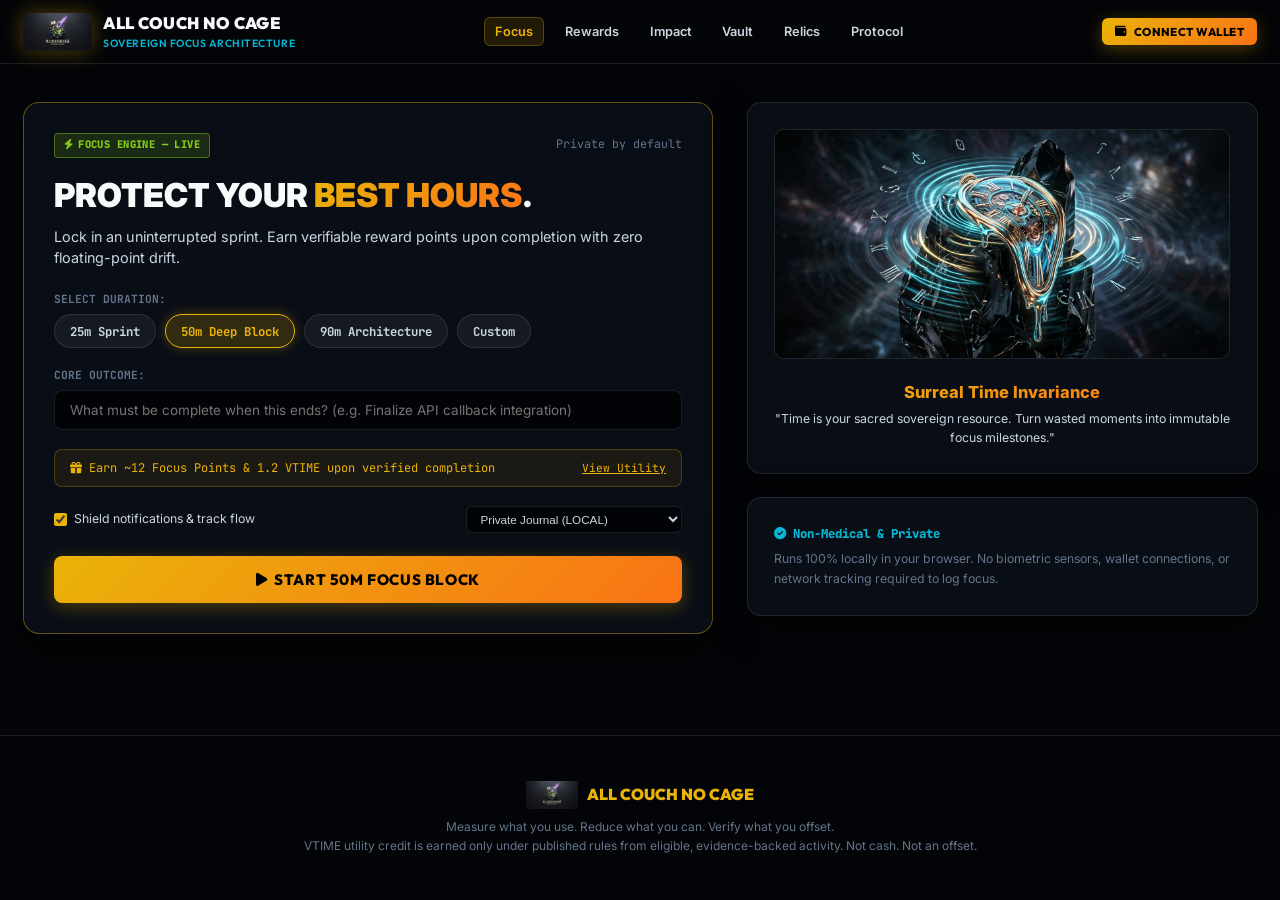
<file: index.html>
<!DOCTYPE html>
<html lang="en">
<head>
  <meta charset="UTF-8" />
  <meta name="viewport" content="width=device-width, initial-scale=1.0" />
  <title>Focus Engine — ALL COUCH NO CAGE</title>
  <meta name="description" content="Protect your best work hours with private focus sessions, adaptive guidance, and verifiable progress." />
  
  <!-- Google Fonts -->
  <link rel="preconnect" href="https://fonts.googleapis.com" />
  <link rel="preconnect" href="https://fonts.gstatic.com" crossorigin />
  <link href="https://fonts.googleapis.com/css2?family=Outfit:wght@600;700;800;900&family=Inter:wght@400;500;600;700&family=JetBrains+Mono:wght@400;500;700&display=swap" rel="stylesheet" />
  
  <!-- Font Awesome Icons -->
  <link rel="stylesheet" href="https://cdnjs.cloudflare.com/ajax/libs/font-awesome/6.4.0/css/all.min.css" />

  <!-- Liquid Glassmorphism Stylesheet -->
  <link rel="stylesheet" href="style.css" />
</head>
<body data-page="focus">

  <!-- Ambient Light Orbs -->
  <div class="liquid-orb orb-gold"></div>
  <div class="liquid-orb orb-cyan"></div>
  <div class="liquid-orb orb-purple"></div>

  <!-- Shared Header Navigation -->
  <header class="navbar">
    <div class="nav-container">
      <a href="index.html" class="brand">
        <img src="images/official_logo.png" alt="All Couch No Cage Logo" class="brand-logo-img" />
        <div class="brand-text">
          <span>ALL COUCH NO CAGE</span>
          <span class="brand-sub">Sovereign Focus Architecture</span>
        </div>
      </a>

      <ul class="nav-links">
        <li><a href="index.html" class="active">Focus</a></li>
        <li><a href="rewards.html">Rewards</a></li>
        <li><a href="impact.html">Impact</a></li>
        <li><a href="vault.html">Vault</a></li>
        <li><a href="relics.html">Relics</a></li>
        <li><a href="protocol.html">Protocol</a></li>
      </ul>

      <div class="nav-actions">
        <button class="btn btn-gold btn-sm" id="globalConnectWalletBtn">
          <i class="fa-solid fa-wallet"></i> Connect Wallet
        </button>
      </div>
    </div>
  </header>

  <!-- Main Focus Container -->
  <main class="page-container">
    <div class="focus-grid">
      
      <!-- Primary Focus Engine Card -->
      <div class="focus-card">
        <div style="display: flex; justify-content: space-between; align-items: center; margin-bottom: 1.25rem;">
          <div class="truth-badge badge-live"><i class="fa-solid fa-bolt"></i> Focus Engine — LIVE</div>
          <div style="font-family: var(--font-mono); font-size: 0.78rem; color: var(--text-dim);">Private by default</div>
        </div>

        <h1 style="font-size: 2.2rem; font-weight: 900; line-height: 1.15; margin-bottom: 0.75rem;">
          PROTECT YOUR <span class="gold-gradient">BEST HOURS</span>.
        </h1>

        <p style="color: var(--text-muted); font-size: 0.96rem; line-height: 1.5; margin-bottom: 1.5rem;">
          Lock in an uninterrupted sprint. Earn verifiable reward points upon completion with zero floating-point drift.
        </p>

        <!-- Session Duration Presets -->
        <div style="margin-bottom: 0.6rem;">
          <label style="font-family: var(--font-mono); font-size: 0.75rem; color: var(--text-dim); text-transform: uppercase; font-weight: 700; display: block; margin-bottom: 0.4rem;">
            Select Duration:
          </label>
          <div class="preset-chips-row" id="presetChipsRow">
            <button type="button" class="preset-chip" data-minutes="25">25m Sprint</button>
            <button type="button" class="preset-chip active" data-minutes="50">50m Deep Block</button>
            <button type="button" class="preset-chip" data-minutes="90">90m Architecture</button>
            <button type="button" class="preset-chip" data-minutes="custom">Custom</button>
            <input type="number" id="customDurationInput" class="custom-minutes-input" placeholder="Minutes" min="6" max="1440" value="50" />
          </div>
        </div>

        <!-- Session Intention -->
        <div>
          <label style="font-family: var(--font-mono); font-size: 0.75rem; color: var(--text-dim); text-transform: uppercase; font-weight: 700; display: block; margin-bottom: 0.4rem;">
            Core Outcome:
          </label>
          <input type="text" id="sessionIntention" class="intention-input" placeholder="What must be complete when this ends? (e.g. Finalize API callback integration)" />
        </div>

        <!-- Reward Estimate Pill -->
        <div class="reward-estimate-pill">
          <span><i class="fa-solid fa-gift"></i> <span id="rewardEstimateText">Earn ~12 Focus Points & 1.2 VTIME upon verified completion</span></span>
          <a href="rewards.html" style="color: var(--accent-gold); font-size: 0.75rem; text-decoration: underline;">View Utility</a>
        </div>

        <!-- Distraction & Privacy Settings -->
        <div style="display: flex; justify-content: space-between; align-items: center; font-size: 0.82rem; color: var(--text-muted); margin-bottom: 1.5rem; flex-wrap: wrap; gap: 0.75rem;">
          <label style="display: flex; align-items: center; gap: 0.5rem; cursor: pointer;">
            <input type="checkbox" id="distractionToggle" checked style="accent-color: var(--accent-gold);" />
            <span>Shield notifications & track flow</span>
          </label>

          <select id="focusPrivacyMode" style="background: rgba(0,0,0,0.7); border: 1px solid var(--border-glass); color: var(--text-muted); font-size: 0.78rem; padding: 0.35rem 0.65rem; border-radius: 6px; outline: none;">
            <option value="private" selected>Private Journal (LOCAL)</option>
            <option value="proof">Proof Receipt (TESTNET / Amoy)</option>
            <option value="zk">Selective ZK (TESTNET)</option>
          </select>
        </div>

        <!-- Active Timer Countdown Banner -->
        <div class="active-countdown-banner" id="heroActiveTimerBanner">
          <div>
            <div style="font-size: 0.72rem; color: var(--text-dim); font-family: var(--font-mono);">TIME REMAINING</div>
            <div class="countdown-digits" id="heroTimerCountdown">00:50:00</div>
          </div>
          <div>
            <span class="truth-badge badge-live">SPRINT RUNNING</span>
          </div>
        </div>

        <!-- Timer Control Action Triggers -->
        <div style="display: flex; gap: 0.75rem; flex-wrap: wrap;">
          <button class="btn btn-gold btn-lg" id="heroStartSessionBtn" style="flex: 1.5;">
            <i class="fa-solid fa-play"></i> Start 50m Focus Block
          </button>
          <button class="btn btn-glass" id="heroPauseSessionBtn" style="display: none; flex: 1;">
            <i class="fa-solid fa-pause"></i> Pause
          </button>
          <button class="btn btn-gold" id="heroResumeSessionBtn" style="display: none; flex: 1;">
            <i class="fa-solid fa-play"></i> Resume
          </button>
          <button class="btn btn-cyan" id="heroCompleteSessionBtn" style="display: none; flex: 1.2;">
            <i class="fa-solid fa-check"></i> Complete & Seal
          </button>
          <button class="btn btn-glass" id="heroResetSessionBtn" style="display: none; padding: 0.75rem 1rem;">
            <i class="fa-solid fa-rotate-left"></i>
          </button>
        </div>
      </div>

      <!-- Right Column: Visual Anchor & Honest Notice -->
      <div>
        <div class="glass-panel" style="margin-bottom: 1.5rem; text-align: center;">
          <img src="images/dali_clock.jpg" alt="Surreal Timepiece Relic" style="width: 100%; height: 230px; object-fit: cover; border-radius: 10px; margin-bottom: 1rem; border: 1px solid var(--border-glass);" />
          <h3 style="font-size: 1.1rem; font-weight: 800; margin-bottom: 0.35rem;" class="gold-gradient">Surreal Time Invariance</h3>
          <p style="font-size: 0.82rem; color: var(--text-muted); line-height: 1.5;">
            "Time is your sacred sovereign resource. Turn wasted moments into immutable focus milestones."
          </p>
        </div>

        <div class="glass-panel" style="font-size: 0.82rem; color: var(--text-dim); line-height: 1.6;">
          <div style="color: var(--accent-cyan); font-weight: 800; font-family: var(--font-mono); margin-bottom: 0.35rem;">
            <i class="fa-solid fa-circle-check"></i> Non-Medical & Private
          </div>
          Runs 100% locally in your browser. No biometric sensors, wallet connections, or network tracking required to log focus.
        </div>
      </div>

    </div>
  </main>

  <!-- Session Completed Modal -->
  <div class="modal-overlay" id="sessionCompletedModal">
    <div class="lightbox-card" style="max-width: 560px;">
      <div style="text-align: center; margin-bottom: 1.25rem;">
        <div style="display: inline-flex; align-items: center; justify-content: center; width: 56px; height: 56px; border-radius: 50%; background: rgba(132, 204, 22, 0.15); border: 2px solid var(--accent-lime); margin-bottom: 0.75rem; color: var(--accent-lime); font-size: 1.6rem;">
          <i class="fa-solid fa-check"></i>
        </div>
        <h2 style="font-size: 1.45rem; font-weight: 900;" class="gold-gradient">Session Completed!</h2>
        <p style="color: var(--text-muted); font-size: 0.88rem; margin-top: 0.25rem;">Your focus block was completed and added to your local ledger.</p>
      </div>

      <div style="background: rgba(0,0,0,0.6); padding: 1.25rem; border-radius: 10px; border: 1px solid var(--border-glass); font-family: var(--font-mono); font-size: 0.85rem; margin-bottom: 1.25rem;">
        <div style="display: flex; justify-content: space-between; margin-bottom: 0.4rem;">
          <span style="color: var(--text-dim);">Points Earned:</span>
          <span id="completedPointsEarned" style="color: var(--accent-gold); font-weight: 800;">+12 Points</span>
        </div>
        <div style="display: flex; justify-content: space-between; margin-bottom: 0.4rem;">
          <span style="color: var(--text-dim);">VTIME Credits:</span>
          <span id="completedVTimeEarned" style="color: var(--accent-cyan); font-weight: 800;">+1.2 VTIME (Pending)</span>
        </div>
        <div style="display: flex; justify-content: space-between; margin-bottom: 0.4rem;">
          <span style="color: var(--text-dim);">Duration:</span>
          <span id="completedDurationText" style="color: var(--text-main);">50m</span>
        </div>
        <div style="display: flex; justify-content: space-between;">
          <span style="color: var(--text-dim);">Receipt ID:</span>
          <span id="completedReceiptIdText" style="color: var(--accent-lime);">RCPT-8ACE92E4</span>
        </div>
      </div>

      <div style="display: flex; gap: 0.75rem; flex-wrap: wrap;">
        <button class="btn btn-gold" id="downloadCompletedReceiptBtn" style="flex: 1;">
          <i class="fa-solid fa-download"></i> Download JSON Receipt
        </button>
        <a href="rewards.html" class="btn btn-cyan" style="flex: 1;">
          <i class="fa-solid fa-gift"></i> View Rewards
        </a>
      </div>
    </div>
  </div>

  <!-- Shared Footer -->
  <footer class="footer">
    <div class="footer-brand">
      <img src="images/official_logo.png" alt="Logo" style="height: 28px;" />
      <span>ALL COUCH NO CAGE</span>
    </div>
    <p class="footer-copy">
      Measure what you use. Reduce what you can. Verify what you offset.<br />
      VTIME utility credit is earned only under published rules from eligible, evidence-backed activity. Not cash. Not an offset.
    </p>
  </footer>

  <script src="self_healing_client.js"></script>
  <script src="app.js"></script>
</body>
</html>
</file>
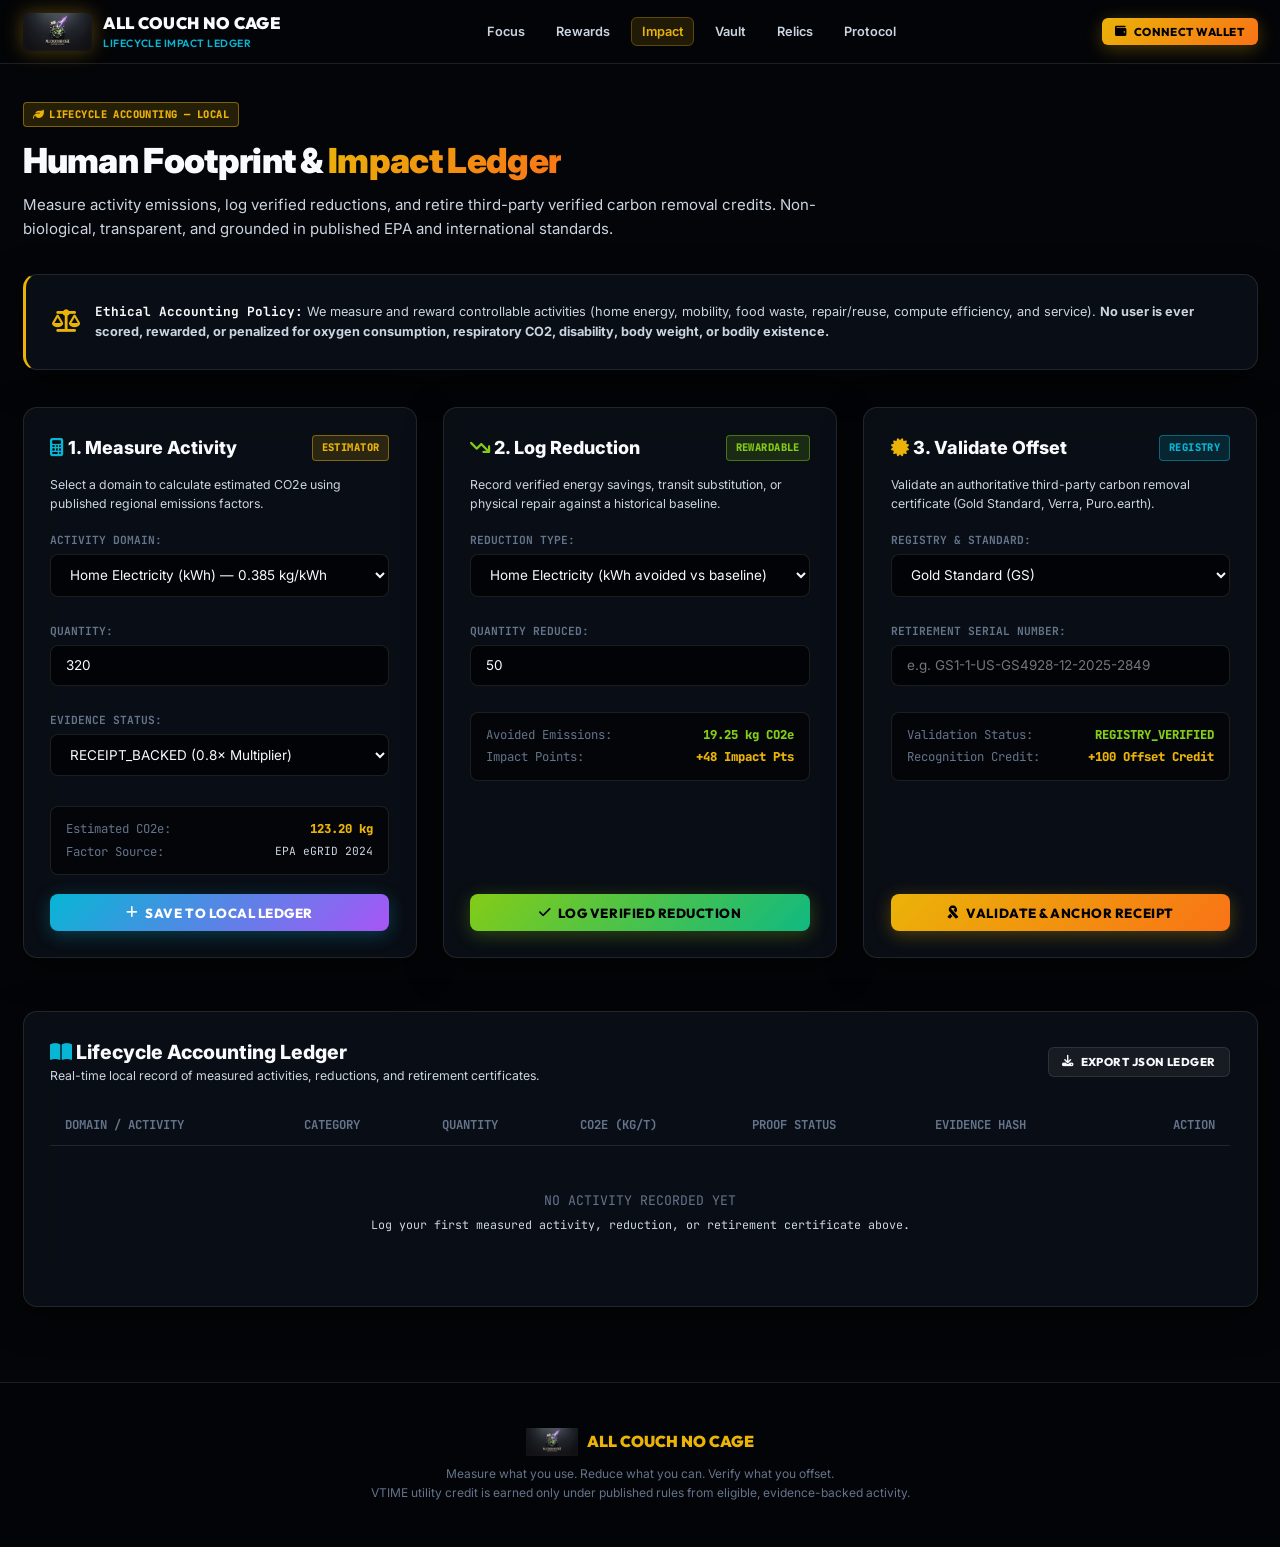
<file: impact.html>
<!DOCTYPE html>
<html lang="en">
<head>
  <meta charset="UTF-8" />
  <meta name="viewport" content="width=device-width, initial-scale=1.0" />
  <title>Human Footprint & Impact — ALL COUCH NO CAGE</title>
  <meta name="description" content="Transparent measurement, verified reductions, and third-party offset retirements across controllable lifecycle domains." />
  
  <link rel="preconnect" href="https://fonts.googleapis.com" />
  <link rel="preconnect" href="https://fonts.gstatic.com" crossorigin />
  <link href="https://fonts.googleapis.com/css2?family=Outfit:wght@600;700;800;900&family=Inter:wght@400;500;600;700&family=JetBrains+Mono:wght@400;500;700&display=swap" rel="stylesheet" />
  <link rel="stylesheet" href="https://cdnjs.cloudflare.com/ajax/libs/font-awesome/6.4.0/css/all.min.css" />
  <link rel="stylesheet" href="style.css" />
</head>
<body data-page="impact">

  <div class="liquid-orb orb-gold"></div>
  <div class="liquid-orb orb-cyan"></div>

  <!-- Header Navigation -->
  <header class="navbar">
    <div class="nav-container">
      <a href="index.html" class="brand">
        <img src="images/official_logo.png" alt="All Couch No Cage Logo" class="brand-logo-img" />
        <div class="brand-text">
          <span>ALL COUCH NO CAGE</span>
          <span class="brand-sub">Lifecycle Impact Ledger</span>
        </div>
      </a>

      <ul class="nav-links">
        <li><a href="index.html">Focus</a></li>
        <li><a href="rewards.html">Rewards</a></li>
        <li><a href="impact.html" class="active">Impact</a></li>
        <li><a href="vault.html">Vault</a></li>
        <li><a href="relics.html">Relics</a></li>
        <li><a href="protocol.html">Protocol</a></li>
      </ul>

      <div class="nav-actions">
        <button class="btn btn-gold btn-sm" id="globalConnectWalletBtn">
          <i class="fa-solid fa-wallet"></i> Connect Wallet
        </button>
      </div>
    </div>
  </header>

  <main class="page-container">
    <div class="page-header">
      <div style="display: flex; justify-content: space-between; align-items: center; flex-wrap: wrap; gap: 1rem;">
        <div>
          <div class="truth-badge badge-local" style="margin-bottom: 0.5rem;"><i class="fa-solid fa-leaf"></i> Lifecycle Accounting — LOCAL</div>
          <h1 class="page-title">Human Footprint & <span class="gold-gradient">Impact Ledger</span></h1>
          <p class="page-desc">
            Measure activity emissions, log verified reductions, and retire third-party verified carbon removal credits. Non-biological, transparent, and grounded in published EPA and international standards.
          </p>
        </div>
      </div>
    </div>

    <!-- Ethical Boundary & Non-Biological Notice Banner -->
    <div class="glass-panel" style="margin-bottom: 2.5rem; border-left: 3px solid var(--accent-gold);">
      <div style="display: flex; gap: 1rem; align-items: flex-start;">
        <div style="color: var(--accent-gold); font-size: 1.5rem; margin-top: 0.15rem;"><i class="fa-solid fa-scale-balanced"></i></div>
        <div style="font-size: 0.85rem; color: var(--text-muted); line-height: 1.6;">
          <strong style="color: var(--text-main); font-family: var(--font-mono);">Ethical Accounting Policy:</strong> We measure and reward controllable activities (home energy, mobility, food waste, repair/reuse, compute efficiency, and service). <strong>No user is ever scored, rewarded, or penalized for oxygen consumption, respiratory CO2, disability, body weight, or bodily existence.</strong>
        </div>
      </div>
    </div>

    <!-- 3 Action Lanes Grid -->
    <div style="display: grid; grid-template-columns: repeat(auto-fit, minmax(320px, 1fr)); gap: 1.75rem; margin-bottom: 3.5rem;">
      
      <!-- LANE 1: MEASURE ACTIVITY EMISSIONS -->
      <div class="glass-panel" style="display: flex; flex-direction: column; justify-content: space-between;">
        <div>
          <div style="display: flex; justify-content: space-between; align-items: center; margin-bottom: 1rem;">
            <h3 style="font-size: 1.2rem; font-weight: 800;"><i class="fa-solid fa-calculator text-cyan"></i> 1. Measure Activity</h3>
            <span class="truth-badge badge-local">ESTIMATOR</span>
          </div>
          <p style="font-size: 0.82rem; color: var(--text-muted); margin-bottom: 1.25rem;">
            Select a domain to calculate estimated CO2e using published regional emissions factors.
          </p>

          <div style="margin-bottom: 1rem;">
            <label style="font-family: var(--font-mono); font-size: 0.75rem; color: var(--text-dim); text-transform: uppercase; font-weight: 700; display: block; margin-bottom: 0.35rem;">
              Activity Domain:
            </label>
            <select id="impactDomainSelect" class="intention-input" style="margin-bottom: 0.75rem;">
              <option value="electricity_kwh" selected>Home Electricity (kWh) — 0.385 kg/kWh</option>
              <option value="gasoline_car_mile">Gasoline Vehicle Travel (Miles) — 0.404 kg/mi</option>
              <option value="transit_bus_mile">Public Transit Bus/Rail (Miles) — 0.140 kg/mi</option>
              <option value="cloud_gpu_hour">Cloud GPU Compute (Hours) — 0.180 kg/hr</option>
            </select>
          </div>

          <div style="margin-bottom: 1rem;">
            <label style="font-family: var(--font-mono); font-size: 0.75rem; color: var(--text-dim); text-transform: uppercase; font-weight: 700; display: block; margin-bottom: 0.35rem;">
              Quantity:
            </label>
            <input type="number" id="impactQuantityInput" class="intention-input" placeholder="e.g., 320" min="0.1" step="any" value="320" style="margin-bottom: 0.75rem;" />
          </div>

          <div style="margin-bottom: 1.25rem;">
            <label style="font-family: var(--font-mono); font-size: 0.75rem; color: var(--text-dim); text-transform: uppercase; font-weight: 700; display: block; margin-bottom: 0.35rem;">
              Evidence Status:
            </label>
            <select id="impactProofLevelSelect" class="intention-input" style="margin-bottom: 0.75rem;">
              <option value="RECEIPT_BACKED" selected>RECEIPT_BACKED (0.8× Multiplier)</option>
              <option value="USER_ENTERED">USER_ENTERED (0.2× Multiplier)</option>
              <option value="METERED">METERED (1.0× Multiplier)</option>
              <option value="ESTIMATED">ESTIMATED (0.3× Multiplier)</option>
            </select>
          </div>

          <div style="background: rgba(0,0,0,0.6); padding: 0.85rem 1rem; border-radius: 8px; border: 1px solid var(--border-glass); font-family: var(--font-mono); font-size: 0.82rem; margin-bottom: 1.25rem;">
            <div style="display: flex; justify-content: space-between; margin-bottom: 0.3rem;">
              <span style="color: var(--text-dim);">Estimated CO2e:</span>
              <span id="impactCalculatedCo2" style="color: var(--accent-gold); font-weight: 800;">123.20 kg</span>
            </div>
            <div style="display: flex; justify-content: space-between;">
              <span style="color: var(--text-dim);">Factor Source:</span>
              <span style="color: var(--text-muted); font-size: 0.75rem;">EPA eGRID 2024</span>
            </div>
          </div>
        </div>

        <button class="btn btn-cyan" id="impactAddRecordBtn" style="width: 100%;">
          <i class="fa-solid fa-plus"></i> Save to Local Ledger
        </button>
      </div>

      <!-- LANE 2: VERIFIED REDUCTIONS -->
      <div class="glass-panel" style="display: flex; flex-direction: column; justify-content: space-between;">
        <div>
          <div style="display: flex; justify-content: space-between; align-items: center; margin-bottom: 1rem;">
            <h3 style="font-size: 1.2rem; font-weight: 800;"><i class="fa-solid fa-arrow-trend-down text-lime"></i> 2. Log Reduction</h3>
            <span class="truth-badge badge-live">REWARDABLE</span>
          </div>
          <p style="font-size: 0.82rem; color: var(--text-muted); margin-bottom: 1.25rem;">
            Record verified energy savings, transit substitution, or physical repair against a historical baseline.
          </p>

          <div style="margin-bottom: 1rem;">
            <label style="font-family: var(--font-mono); font-size: 0.75rem; color: var(--text-dim); text-transform: uppercase; font-weight: 700; display: block; margin-bottom: 0.35rem;">
              Reduction Type:
            </label>
            <select id="reductionTypeSelect" class="intention-input" style="margin-bottom: 0.75rem;">
              <option value="electricity_saving" selected>Home Electricity (kWh avoided vs baseline)</option>
              <option value="transit_substitution">Transit / Bike Commute (Miles substituted)</option>
              <option value="hardware_repair">Hardware Repair / Reuse (Embodied footprint avoided)</option>
            </select>
          </div>

          <div style="margin-bottom: 1rem;">
            <label style="font-family: var(--font-mono); font-size: 0.75rem; color: var(--text-dim); text-transform: uppercase; font-weight: 700; display: block; margin-bottom: 0.35rem;">
              Quantity Reduced:
            </label>
            <input type="number" id="reductionQtyInput" class="intention-input" placeholder="e.g., 50" min="1" step="any" value="50" style="margin-bottom: 0.75rem;" />
          </div>

          <div style="background: rgba(0,0,0,0.6); padding: 0.85rem 1rem; border-radius: 8px; border: 1px solid var(--border-glass); font-family: var(--font-mono); font-size: 0.82rem; margin-bottom: 1.25rem;">
            <div style="display: flex; justify-content: space-between; margin-bottom: 0.3rem;">
              <span style="color: var(--text-dim);">Avoided Emissions:</span>
              <span id="reductionAvoidedCo2" style="color: var(--accent-lime); font-weight: 800;">19.25 kg CO2e</span>
            </div>
            <div style="display: flex; justify-content: space-between;">
              <span style="color: var(--text-dim);">Impact Points:</span>
              <span id="reductionEarnedPts" style="color: var(--accent-gold); font-weight: 800;">+48 Impact Pts</span>
            </div>
          </div>
        </div>

        <button class="btn btn-lime" id="impactLogReductionBtn" style="width: 100%;">
          <i class="fa-solid fa-check"></i> Log Verified Reduction
        </button>
      </div>

      <!-- LANE 3: VERIFIED RETIREMENTS -->
      <div class="glass-panel" style="display: flex; flex-direction: column; justify-content: space-between;">
        <div>
          <div style="display: flex; justify-content: space-between; align-items: center; margin-bottom: 1rem;">
            <h3 style="font-size: 1.2rem; font-weight: 800;"><i class="fa-solid fa-certificate text-gold"></i> 3. Validate Offset</h3>
            <span class="truth-badge badge-testnet">REGISTRY</span>
          </div>
          <p style="font-size: 0.82rem; color: var(--text-muted); margin-bottom: 1.25rem;">
            Validate an authoritative third-party carbon removal certificate (Gold Standard, Verra, Puro.earth).
          </p>

          <div style="margin-bottom: 1rem;">
            <label style="font-family: var(--font-mono); font-size: 0.75rem; color: var(--text-dim); text-transform: uppercase; font-weight: 700; display: block; margin-bottom: 0.35rem;">
              Registry & Standard:
            </label>
            <select id="offsetRegistrySelect" class="intention-input" style="margin-bottom: 0.75rem;">
              <option value="Gold Standard" selected>Gold Standard (GS)</option>
              <option value="Verra VCS">Verra Verified Carbon Standard (VCS)</option>
              <option value="Puro.earth">Puro.earth (CORC)</option>
              <option value="Climate Action Reserve">Climate Action Reserve (CAR)</option>
            </select>
          </div>

          <div style="margin-bottom: 1rem;">
            <label style="font-family: var(--font-mono); font-size: 0.75rem; color: var(--text-dim); text-transform: uppercase; font-weight: 700; display: block; margin-bottom: 0.35rem;">
              Retirement Serial Number:
            </label>
            <input type="text" id="offsetSerialInput" class="intention-input" placeholder="e.g. GS1-1-US-GS4928-12-2025-2849" style="margin-bottom: 0.75rem;" />
          </div>

          <div style="background: rgba(0,0,0,0.6); padding: 0.85rem 1rem; border-radius: 8px; border: 1px solid var(--border-glass); font-family: var(--font-mono); font-size: 0.82rem; margin-bottom: 1.25rem;">
            <div style="display: flex; justify-content: space-between; margin-bottom: 0.3rem;">
              <span style="color: var(--text-dim);">Validation Status:</span>
              <span style="color: var(--accent-lime); font-weight: 800;">REGISTRY_VERIFIED</span>
            </div>
            <div style="display: flex; justify-content: space-between;">
              <span style="color: var(--text-dim);">Recognition Credit:</span>
              <span style="color: var(--accent-gold); font-weight: 800;">+100 Offset Credit</span>
            </div>
          </div>
        </div>

        <button class="btn btn-gold" id="impactRetireOffsetBtn" style="width: 100%;">
          <i class="fa-solid fa-ribbon"></i> Validate & Anchor Receipt
        </button>
      </div>

    </div>

    <!-- Live Ledger Table (Zero-State Default) -->
    <div class="glass-panel">
      <div style="display: flex; justify-content: space-between; align-items: center; margin-bottom: 1.25rem; flex-wrap: wrap; gap: 1rem;">
        <div>
          <h3 style="font-size: 1.3rem; font-weight: 800;"><i class="fa-solid fa-book-open text-cyan"></i> Lifecycle Accounting Ledger</h3>
          <p style="font-size: 0.82rem; color: var(--text-muted);">Real-time local record of measured activities, reductions, and retirement certificates.</p>
        </div>
        <button class="btn btn-glass btn-sm" id="exportImpactLedgerBtn">
          <i class="fa-solid fa-download"></i> Export JSON Ledger
        </button>
      </div>

      <div style="overflow-x: auto;">
        <table class="data-table">
          <thead>
            <tr>
              <th>Domain / Activity</th>
              <th>Category</th>
              <th>Quantity</th>
              <th>CO2e (kg/t)</th>
              <th>Proof Status</th>
              <th>Evidence Hash</th>
              <th style="text-align: right;">Action</th>
            </tr>
          </thead>
          <tbody id="impactLedgerTableBody">
            <!-- Rendered dynamically -->
          </tbody>
        </table>
      </div>

      <div id="impactLedgerEmptyNotice" style="text-align: center; padding: 3rem 1.5rem; color: var(--text-dim); font-family: var(--font-mono); font-size: 0.88rem;">
        NO ACTIVITY RECORDED YET<br />
        <span style="font-size: 0.78rem; color: var(--text-muted); display: block; margin-top: 0.4rem;">
          Log your first measured activity, reduction, or retirement certificate above.
        </span>
      </div>
    </div>

  </main>

  <!-- Footer -->
  <footer class="footer">
    <div class="footer-brand">
      <img src="images/official_logo.png" alt="Logo" style="height: 28px;" />
      <span>ALL COUCH NO CAGE</span>
    </div>
    <p class="footer-copy">
      Measure what you use. Reduce what you can. Verify what you offset.<br />
      VTIME utility credit is earned only under published rules from eligible, evidence-backed activity.
    </p>
  </footer>

  <script src="self_healing_client.js"></script>
  <script src="app.js"></script>
</body>
</html>
</file>
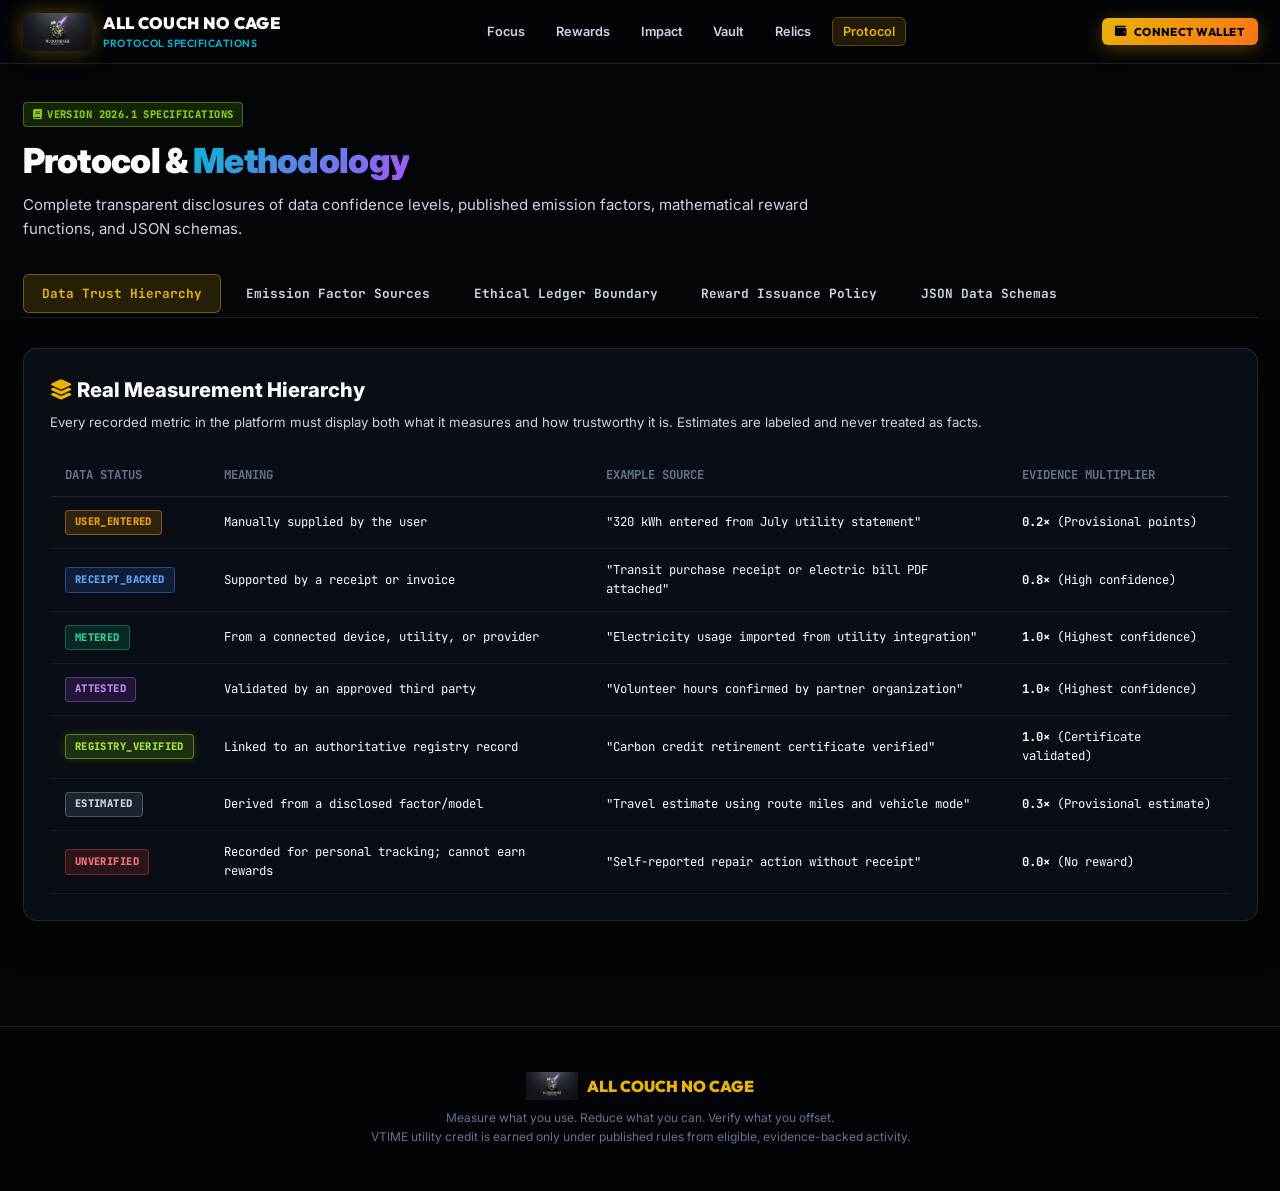
<file: protocol.html>
<!DOCTYPE html>
<html lang="en">
<head>
  <meta charset="UTF-8" />
  <meta name="viewport" content="width=device-width, initial-scale=1.0" />
  <title>Protocol & Methodology — ALL COUCH NO CAGE</title>
  <meta name="description" content="Published emissions factors, data hierarchy, integer math, and reward issuance policies for All Couch No Cage." />
  
  <link rel="preconnect" href="https://fonts.googleapis.com" />
  <link rel="preconnect" href="https://fonts.gstatic.com" crossorigin />
  <link href="https://fonts.googleapis.com/css2?family=Outfit:wght@600;700;800;900&family=Inter:wght@400;500;600;700&family=JetBrains+Mono:wght@400;500;700&display=swap" rel="stylesheet" />
  <link rel="stylesheet" href="https://cdnjs.cloudflare.com/ajax/libs/font-awesome/6.4.0/css/all.min.css" />
  <link rel="stylesheet" href="style.css" />
</head>
<body data-page="protocol">

  <div class="liquid-orb orb-gold"></div>
  <div class="liquid-orb orb-cyan"></div>

  <!-- Header Navigation -->
  <header class="navbar">
    <div class="nav-container">
      <a href="index.html" class="brand">
        <img src="images/official_logo.png" alt="All Couch No Cage Logo" class="brand-logo-img" />
        <div class="brand-text">
          <span>ALL COUCH NO CAGE</span>
          <span class="brand-sub">Protocol Specifications</span>
        </div>
      </a>

      <ul class="nav-links">
        <li><a href="index.html">Focus</a></li>
        <li><a href="rewards.html">Rewards</a></li>
        <li><a href="impact.html">Impact</a></li>
        <li><a href="vault.html">Vault</a></li>
        <li><a href="relics.html">Relics</a></li>
        <li><a href="protocol.html" class="active">Protocol</a></li>
      </ul>

      <div class="nav-actions">
        <button class="btn btn-gold btn-sm" id="globalConnectWalletBtn">
          <i class="fa-solid fa-wallet"></i> Connect Wallet
        </button>
      </div>
    </div>
  </header>

  <main class="page-container">
    <div class="page-header">
      <div style="display: flex; justify-content: space-between; align-items: center; flex-wrap: gap; gap: 1rem;">
        <div>
          <div class="truth-badge badge-live" style="margin-bottom: 0.5rem;"><i class="fa-solid fa-book"></i> Version 2026.1 Specifications</div>
          <h1 class="page-title">Protocol & <span class="cyan-gradient">Methodology</span></h1>
          <p class="page-desc">
            Complete transparent disclosures of data confidence levels, published emission factors, mathematical reward functions, and JSON schemas.
          </p>
        </div>
      </div>
    </div>

    <!-- Navigation Tabs -->
    <div class="tabs-nav">
      <button class="tab-btn active" data-tab="tab-hierarchy">Data Trust Hierarchy</button>
      <button class="tab-btn" data-tab="tab-factors">Emission Factor Sources</button>
      <button class="tab-btn" data-tab="tab-ethical">Ethical Ledger Boundary</button>
      <button class="tab-btn" data-tab="tab-rewards">Reward Issuance Policy</button>
      <button class="tab-btn" data-tab="tab-schemas">JSON Data Schemas</button>
    </div>

    <!-- Tab 1: Data Trust Hierarchy -->
    <div id="tab-hierarchy" class="tab-pane active">
      <div class="glass-panel" style="margin-bottom: 2rem;">
        <h2 style="font-size: 1.35rem; font-weight: 800; margin-bottom: 0.5rem;"><i class="fa-solid fa-layer-group text-gold"></i> Real Measurement Hierarchy</h2>
        <p style="font-size: 0.88rem; color: var(--text-muted); margin-bottom: 1.5rem;">
          Every recorded metric in the platform must display both what it measures and how trustworthy it is. Estimates are labeled and never treated as facts.
        </p>

        <div style="overflow-x: auto;">
          <table class="data-table">
            <thead>
              <tr>
                <th>Data Status</th>
                <th>Meaning</th>
                <th>Example Source</th>
                <th>Evidence Multiplier</th>
              </tr>
            </thead>
            <tbody>
              <tr>
                <td><span class="status-badge status-user-entered">USER_ENTERED</span></td>
                <td>Manually supplied by the user</td>
                <td>"320 kWh entered from July utility statement"</td>
                <td><strong>0.2×</strong> (Provisional points)</td>
              </tr>
              <tr>
                <td><span class="status-badge status-receipt-backed">RECEIPT_BACKED</span></td>
                <td>Supported by a receipt or invoice</td>
                <td>"Transit purchase receipt or electric bill PDF attached"</td>
                <td><strong>0.8×</strong> (High confidence)</td>
              </tr>
              <tr>
                <td><span class="status-badge status-metered">METERED</span></td>
                <td>From a connected device, utility, or provider</td>
                <td>"Electricity usage imported from utility integration"</td>
                <td><strong>1.0×</strong> (Highest confidence)</td>
              </tr>
              <tr>
                <td><span class="status-badge status-attested">ATTESTED</span></td>
                <td>Validated by an approved third party</td>
                <td>"Volunteer hours confirmed by partner organization"</td>
                <td><strong>1.0×</strong> (Highest confidence)</td>
              </tr>
              <tr>
                <td><span class="status-badge status-registry-verified">REGISTRY_VERIFIED</span></td>
                <td>Linked to an authoritative registry record</td>
                <td>"Carbon credit retirement certificate verified"</td>
                <td><strong>1.0×</strong> (Certificate validated)</td>
              </tr>
              <tr>
                <td><span class="status-badge status-estimated">ESTIMATED</span></td>
                <td>Derived from a disclosed factor/model</td>
                <td>"Travel estimate using route miles and vehicle mode"</td>
                <td><strong>0.3×</strong> (Provisional estimate)</td>
              </tr>
              <tr>
                <td><span class="status-badge status-unverified">UNVERIFIED</span></td>
                <td>Recorded for personal tracking; cannot earn rewards</td>
                <td>"Self-reported repair action without receipt"</td>
                <td><strong>0.0×</strong> (No reward)</td>
              </tr>
            </tbody>
          </table>
        </div>
      </div>
    </div>

    <!-- Tab 2: Emission Factor Sources -->
    <div id="tab-factors" class="tab-pane">
      <div class="glass-panel" style="margin-bottom: 2rem;">
        <h2 style="font-size: 1.35rem; font-weight: 800; margin-bottom: 0.5rem;"><i class="fa-solid fa-leaf text-lime"></i> Disclosed Emissions Factor Standards (v2026.1)</h2>
        <p style="font-size: 0.88rem; color: var(--text-muted); margin-bottom: 1.5rem;">
          Calculations use regional and global standards published by authoritative agencies (EPA, IPCC, ICAO, DEFRA).
        </p>

        <div style="overflow-x: auto;">
          <table class="data-table">
            <thead>
              <tr>
                <th>Domain</th>
                <th>Factor Value</th>
                <th>Unit</th>
                <th>Standard & Source</th>
              </tr>
            </thead>
            <tbody>
              <tr>
                <td>Home Electricity (US Average)</td>
                <td><strong>0.385</strong></td>
                <td>kg CO2e / kWh</td>
                <td>EPA eGRID 2024 / GHG Hub</td>
              </tr>
              <tr>
                <td>Residential Natural Gas</td>
                <td><strong>2.020</strong></td>
                <td>kg CO2e / therm</td>
                <td>EPA GHG Emission Factors Hub</td>
              </tr>
              <tr>
                <td>Municipal Treated Water</td>
                <td><strong>0.003</strong></td>
                <td>kg CO2e / gallon</td>
                <td>Water Research Foundation</td>
              </tr>
              <tr>
                <td>Gasoline Passenger Vehicle</td>
                <td><strong>0.404</strong></td>
                <td>kg CO2e / mile</td>
                <td>EPA GHG Emission Factors</td>
              </tr>
              <tr>
                <td>Diesel Passenger Vehicle</td>
                <td><strong>0.450</strong></td>
                <td>kg CO2e / mile</td>
                <td>EPA GHG Emission Factors</td>
              </tr>
              <tr>
                <td>Electric Vehicle (Grid Average)</td>
                <td><strong>0.110</strong></td>
                <td>kg CO2e / mile</td>
                <td>DOE Alternative Fuels Data Center</td>
              </tr>
              <tr>
                <td>Transit Bus / Rail</td>
                <td><strong>0.140</strong></td>
                <td>kg CO2e / passenger-mile</td>
                <td>DOT Federal Transit Administration</td>
              </tr>
              <tr>
                <td>Domestic Flight Economy</td>
                <td><strong>0.210</strong></td>
                <td>kg CO2e / passenger-mile</td>
                <td>ICAO Carbon Emissions Calculator</td>
              </tr>
              <tr>
                <td>Food Waste to Landfill</td>
                <td><strong>2.500</strong></td>
                <td>kg CO2e / kg</td>
                <td>EPA Waste Reduction Model (WARM)</td>
              </tr>
              <tr>
                <td>Cloud GPU Compute</td>
                <td><strong>0.180</strong></td>
                <td>kg CO2e / hour</td>
                <td>Major Cloud Provider Disclosures</td>
              </tr>
            </tbody>
          </table>
        </div>
      </div>
    </div>

    <!-- Tab 3: Ethical Ledger Boundary -->
    <div id="tab-ethical" class="tab-pane">
      <div class="glass-panel" style="margin-bottom: 2rem;">
        <h2 style="font-size: 1.35rem; font-weight: 800; margin-bottom: 0.5rem;"><i class="fa-solid fa-scale-balanced text-gold"></i> Non-Biological Positive Activity Ledger</h2>
        <p style="font-size: 0.88rem; color: var(--text-muted); margin-bottom: 1.5rem;">
          Human existence is treated as a sovereign source of positive value—not as a biological liability.
        </p>

        <div style="display: grid; grid-template-columns: 1fr 1fr; gap: 1.5rem; margin-bottom: 1.5rem;">
          <div style="background: rgba(132, 204, 22, 0.08); border: 1px solid rgba(132, 204, 22, 0.3); border-radius: 10px; padding: 1.25rem;">
            <div style="font-weight: 800; color: var(--accent-lime); margin-bottom: 0.5rem;"><i class="fa-solid fa-circle-check"></i> What We Measure & Reward</div>
            <ul style="padding-left: 1.25rem; font-size: 0.85rem; color: var(--text-muted); line-height: 1.8;">
              <li>Focused deep work and skill acquisition</li>
              <li>Caregiving and mentorship</li>
              <li>Community and volunteer service</li>
              <li>Physical product repair and reuse</li>
              <li>Environmental stewardship</li>
              <li>Metered energy and transit reductions</li>
            </ul>
          </div>

          <div style="background: rgba(239, 68, 68, 0.08); border: 1px solid rgba(239, 68, 68, 0.3); border-radius: 10px; padding: 1.25rem;">
            <div style="font-weight: 800; color: #f87171; margin-bottom: 0.5rem;"><i class="fa-solid fa-ban"></i> What We Never Charge or Penalize</div>
            <ul style="padding-left: 1.25rem; font-size: 0.85rem; color: var(--text-muted); line-height: 1.8;">
              <li>Oxygen consumption or respiratory CO2</li>
              <li>Biological metabolism or basal caloric needs</li>
              <li>Bodily existence and sleep</li>
              <li>Essential water and nourishment needs</li>
              <li>Disability or medical device requirements</li>
              <li>Personal health conditions</li>
            </ul>
          </div>
        </div>
      </div>
    </div>

    <!-- Tab 4: Reward Issuance Policy -->
    <div id="tab-rewards" class="tab-pane">
      <div class="glass-panel" style="margin-bottom: 2rem;">
        <h2 style="font-size: 1.35rem; font-weight: 800; margin-bottom: 0.5rem;"><i class="fa-solid fa-coins text-gold"></i> Versioned Reward Policy & Caps</h2>
        <p style="font-size: 0.88rem; color: var(--text-muted); margin-bottom: 1.5rem;">
          Rules governing point accumulation and deterministic VTIME credit conversion.
        </p>

        <div style="background: rgba(0,0,0,0.7); border: 1px solid var(--border-glass); border-radius: 8px; padding: 1rem 1.25rem; font-family: var(--font-mono); font-size: 0.95rem; color: var(--accent-gold); margin-bottom: 1.5rem; text-align: center;">
          VTIME issued = min( base_reward × evidence_multiplier × policy_multiplier, category_cap, daily_cap )
        </div>

        <ul style="padding-left: 1.25rem; font-size: 0.88rem; color: var(--text-muted); line-height: 1.8;">
          <li><strong>Published Reward Policy:</strong> Caps issuance per activity, per category (50 VTIME/day), and per account (200 VTIME/day).</li>
          <li><strong>Provisional Valuation:</strong> Self-reported entries receive a lower multiplier (0.2×) until receipt or meter confirmation is provided.</li>
          <li><strong>Anti-Duplication:</strong> Cryptographic SHA-256 hashes prevent duplicate receipt, session, or retirement claims.</li>
          <li><strong>Auditable Correction:</strong> If an entry is found invalid, points are revoked from the local and on-chain verification record.</li>
          <li><strong>No Offset Equivalence:</strong> One VTIME never equals one tonne of carbon. VTIME is an internal ecosystem utility credit.</li>
        </ul>
      </div>
    </div>

    <!-- Tab 5: JSON Data Schemas -->
    <div id="tab-schemas" class="tab-pane">
      <div class="glass-panel" style="margin-bottom: 2rem;">
        <h2 style="font-size: 1.35rem; font-weight: 800; margin-bottom: 0.5rem;"><i class="fa-solid fa-code text-cyan"></i> Canonical JSON Data Architectures</h2>
        <p style="font-size: 0.88rem; color: var(--text-muted); margin-bottom: 1.5rem;">
          Standard record format forcing evidence metadata and calculation versions into every entry.
        </p>

        <div style="margin-bottom: 1.5rem;">
          <div style="font-weight: 700; font-family: var(--font-mono); font-size: 0.85rem; color: var(--accent-gold); margin-bottom: 0.35rem;">
            1. Activity Record Schema (Home Electricity Example)
          </div>
          <pre style="background: rgba(0,0,0,0.8); border: 1px solid var(--border-glass); padding: 1rem; border-radius: 8px; font-family: var(--font-mono); font-size: 0.78rem; color: var(--accent-cyan); overflow-x: auto;">
{
  "record_id": "rec_8ace92e4",
  "category": "home_energy",
  "sub_category": "home_electricity_kwh",
  "quantity": 320,
  "unit": "kWh",
  "period_start": "2026-08-01",
  "period_end": "2026-08-31",
  "data_status": "RECEIPT_BACKED",
  "evidence_hash": "sha256:7f83b1657ff1fc53b92dc18148a1d65dfc2d4b1fa3d677284addd200126d9069",
  "factor_source": "EPA eGRID 2024",
  "factor_version": "2026.1",
  "co2e_kg_estimate": 123.20,
  "calculation_version": "impact-v1",
  "reward_eligibility": "ELIGIBLE",
  "points_earned": 0,
  "timestamp": "2026-08-29T01:00:00.000Z"
}</pre>
        </div>

        <div>
          <div style="font-weight: 700; font-family: var(--font-mono); font-size: 0.85rem; color: var(--accent-lime); margin-bottom: 0.35rem;">
            2. Registry Retirement Record Schema (Gold Standard Certificate Example)
          </div>
          <pre style="background: rgba(0,0,0,0.8); border: 1px solid var(--border-glass); padding: 1rem; border-radius: 8px; font-family: var(--font-mono); font-size: 0.78rem; color: var(--accent-lime); overflow-x: auto;">
{
  "record_id": "ret_9b28fa10",
  "type": "registry_retirement",
  "registry": "Gold Standard",
  "serial_number": "GS1-1-US-GS4928-12-2025-2849",
  "project_id": "GS4928",
  "project_name": "Direct Air Capture & Permanent Storage",
  "vintage": 2025,
  "tonnes_co2e_retired": 1.0,
  "retirement_date": "2026-08-29",
  "evidence_uri": "https://registry.goldstandard.org/projects/details/4928",
  "evidence_hash": "sha256:e3b0c44298fc1c149afbf4c8996fb92427ae41e4649b934ca495991b7852b855",
  "validation_status": "REGISTRY_VERIFIED",
  "receipt_id": "RCPT-RET-2849FE",
  "points_earned": 100,
  "timestamp": "2026-08-29T01:00:00.000Z"
}</pre>
        </div>
      </div>
    </div>

  </main>

  <!-- Footer -->
  <footer class="footer">
    <div class="footer-brand">
      <img src="images/official_logo.png" alt="Logo" style="height: 28px;" />
      <span>ALL COUCH NO CAGE</span>
    </div>
    <p class="footer-copy">
      Measure what you use. Reduce what you can. Verify what you offset.<br />
      VTIME utility credit is earned only under published rules from eligible, evidence-backed activity.
    </p>
  </footer>

  <script src="self_healing_client.js"></script>
  <script src="app.js"></script>
</body>
</html>
</file>
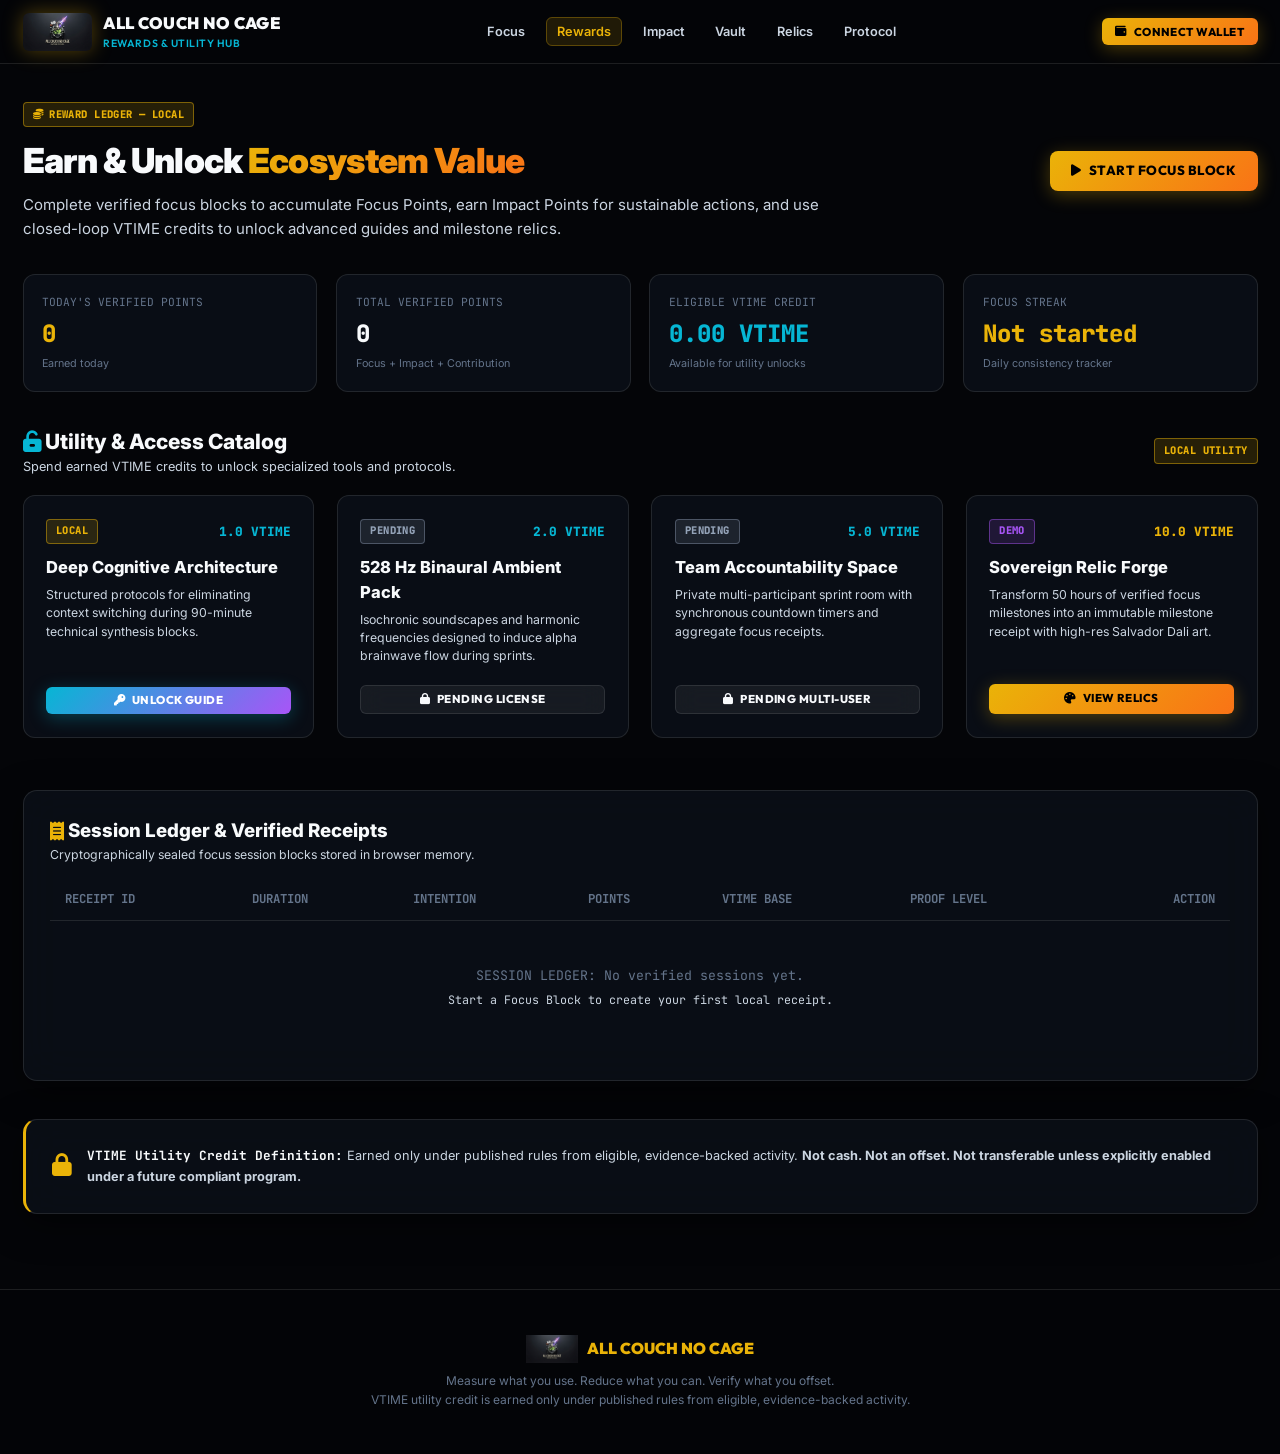
<file: rewards.html>
<!DOCTYPE html>
<html lang="en">
<head>
  <meta charset="UTF-8" />
  <meta name="viewport" content="width=device-width, initial-scale=1.0" />
  <title>Rewards & Utility Hub — ALL COUCH NO CAGE</title>
  <meta name="description" content="Track your earned focus points, manage VTIME utility credits, and unlock ecosystem tools." />
  
  <link rel="preconnect" href="https://fonts.googleapis.com" />
  <link rel="preconnect" href="https://fonts.gstatic.com" crossorigin />
  <link href="https://fonts.googleapis.com/css2?family=Outfit:wght@600;700;800;900&family=Inter:wght@400;500;600;700&family=JetBrains+Mono:wght@400;500;700&display=swap" rel="stylesheet" />
  <link rel="stylesheet" href="https://cdnjs.cloudflare.com/ajax/libs/font-awesome/6.4.0/css/all.min.css" />
  <link rel="stylesheet" href="style.css" />
</head>
<body data-page="rewards">

  <div class="liquid-orb orb-gold"></div>
  <div class="liquid-orb orb-cyan"></div>

  <!-- Header Navigation -->
  <header class="navbar">
    <div class="nav-container">
      <a href="index.html" class="brand">
        <img src="images/official_logo.png" alt="All Couch No Cage Logo" class="brand-logo-img" />
        <div class="brand-text">
          <span>ALL COUCH NO CAGE</span>
          <span class="brand-sub">Rewards & Utility Hub</span>
        </div>
      </a>

      <ul class="nav-links">
        <li><a href="index.html">Focus</a></li>
        <li><a href="rewards.html" class="active">Rewards</a></li>
        <li><a href="impact.html">Impact</a></li>
        <li><a href="vault.html">Vault</a></li>
        <li><a href="relics.html">Relics</a></li>
        <li><a href="protocol.html">Protocol</a></li>
      </ul>

      <div class="nav-actions">
        <button class="btn btn-gold btn-sm" id="globalConnectWalletBtn">
          <i class="fa-solid fa-wallet"></i> Connect Wallet
        </button>
      </div>
    </div>
  </header>

  <main class="page-container">
    <div class="page-header">
      <div style="display: flex; justify-content: space-between; align-items: center; flex-wrap: wrap; gap: 1rem;">
        <div>
          <div class="truth-badge badge-local" style="margin-bottom: 0.5rem;"><i class="fa-solid fa-coins"></i> REWARD LEDGER — LOCAL</div>
          <h1 class="page-title">Earn & Unlock <span class="gold-gradient">Ecosystem Value</span></h1>
          <p class="page-desc">
            Complete verified focus blocks to accumulate Focus Points, earn Impact Points for sustainable actions, and use closed-loop VTIME credits to unlock advanced guides and milestone relics.
          </p>
        </div>
        <div>
          <a href="index.html" class="btn btn-gold"><i class="fa-solid fa-play"></i> Start Focus Block</a>
        </div>
      </div>
    </div>

    <!-- Stats Overview Grid (Strict Zero Default) -->
    <div class="stats-grid">
      <div class="stat-card">
        <div class="stat-label">Today's Verified Points</div>
        <div class="stat-value text-gold" id="rewardsTodayPoints">0</div>
        <div style="font-size: 0.72rem; color: var(--text-dim); margin-top: 0.25rem;">Earned today</div>
      </div>
      <div class="stat-card">
        <div class="stat-label">Total Verified Points</div>
        <div class="stat-value" id="rewardsTotalPoints">0</div>
        <div style="font-size: 0.72rem; color: var(--text-dim); margin-top: 0.25rem;">Focus + Impact + Contribution</div>
      </div>
      <div class="stat-card">
        <div class="stat-label">Eligible VTIME Credit</div>
        <div class="stat-value text-cyan" id="rewardsVTimeBalance">0.00 VTIME</div>
        <div style="font-size: 0.72rem; color: var(--text-dim); margin-top: 0.25rem;">Available for utility unlocks</div>
      </div>
      <div class="stat-card">
        <div class="stat-label">Focus Streak</div>
        <div class="stat-value text-gold" id="rewardsStreakDays">Not started</div>
        <div style="font-size: 0.72rem; color: var(--text-dim); margin-top: 0.25rem;">Daily consistency tracker</div>
      </div>
    </div>

    <!-- Utility Unlocks Catalog -->
    <div style="margin-bottom: 3.5rem;">
      <div style="display: flex; justify-content: space-between; align-items: center; margin-bottom: 1.25rem;">
        <div>
          <h2 style="font-size: 1.4rem; font-weight: 800;"><i class="fa-solid fa-unlock-keyhole text-cyan"></i> Utility & Access Catalog</h2>
          <p style="font-size: 0.85rem; color: var(--text-muted);">Spend earned VTIME credits to unlock specialized tools and protocols.</p>
        </div>
        <span class="truth-badge badge-local">LOCAL UTILITY</span>
      </div>

      <div class="utility-grid">
        <div class="utility-card">
          <div>
            <div style="display: flex; justify-content: space-between; align-items: center; margin-bottom: 0.75rem;">
              <span class="truth-badge badge-local">LOCAL</span>
              <span style="font-family: var(--font-mono); font-size: 0.85rem; color: var(--accent-cyan); font-weight: 800;">1.0 VTIME</span>
            </div>
            <h3 style="font-size: 1.1rem; font-weight: 800; margin-bottom: 0.4rem;">Deep Cognitive Architecture</h3>
            <p style="font-size: 0.82rem; color: var(--text-muted); line-height: 1.5; margin-bottom: 1.25rem;">
              Structured protocols for eliminating context switching during 90-minute technical synthesis blocks.
            </p>
          </div>
          <button class="btn btn-cyan btn-sm unlock-utility-btn" data-utility="guide_deep_arch" data-cost="1.0">
            <i class="fa-solid fa-key"></i> Unlock Guide
          </button>
        </div>

        <div class="utility-card">
          <div>
            <div style="display: flex; justify-content: space-between; align-items: center; margin-bottom: 0.75rem;">
              <span class="truth-badge badge-pending">PENDING</span>
              <span style="font-family: var(--font-mono); font-size: 0.85rem; color: var(--accent-cyan); font-weight: 800;">2.0 VTIME</span>
            </div>
            <h3 style="font-size: 1.1rem; font-weight: 800; margin-bottom: 0.4rem;">528 Hz Binaural Ambient Pack</h3>
            <p style="font-size: 0.82rem; color: var(--text-muted); line-height: 1.5; margin-bottom: 1.25rem;">
              Isochronic soundscapes and harmonic frequencies designed to induce alpha brainwave flow during sprints.
            </p>
          </div>
          <button class="btn btn-glass btn-sm unlock-utility-btn" data-utility="audio_528hz" data-cost="2.0" disabled>
            <i class="fa-solid fa-lock"></i> Pending License
          </button>
        </div>

        <div class="utility-card">
          <div>
            <div style="display: flex; justify-content: space-between; align-items: center; margin-bottom: 0.75rem;">
              <span class="truth-badge badge-pending">PENDING</span>
              <span style="font-family: var(--font-mono); font-size: 0.85rem; color: var(--accent-cyan); font-weight: 800;">5.0 VTIME</span>
            </div>
            <h3 style="font-size: 1.1rem; font-weight: 800; margin-bottom: 0.4rem;">Team Accountability Space</h3>
            <p style="font-size: 0.82rem; color: var(--text-muted); line-height: 1.5; margin-bottom: 1.25rem;">
              Private multi-participant sprint room with synchronous countdown timers and aggregate focus receipts.
            </p>
          </div>
          <button class="btn btn-glass btn-sm unlock-utility-btn" data-utility="team_room" data-cost="5.0" disabled>
            <i class="fa-solid fa-lock"></i> Pending Multi-User
          </button>
        </div>

        <div class="utility-card">
          <div>
            <div style="display: flex; justify-content: space-between; align-items: center; margin-bottom: 0.75rem;">
              <span class="truth-badge badge-demo">DEMO</span>
              <span style="font-family: var(--font-mono); font-size: 0.85rem; color: var(--accent-gold); font-weight: 800;">10.0 VTIME</span>
            </div>
            <h3 style="font-size: 1.1rem; font-weight: 800; margin-bottom: 0.4rem;">Sovereign Relic Forge</h3>
            <p style="font-size: 0.82rem; color: var(--text-muted); line-height: 1.5; margin-bottom: 1.25rem;">
              Transform 50 hours of verified focus milestones into an immutable milestone receipt with high-res Salvador Dali art.
            </p>
          </div>
          <a href="relics.html" class="btn btn-gold btn-sm">
            <i class="fa-solid fa-palette"></i> View Relics
          </a>
        </div>
      </div>
    </div>

    <!-- Verified Session Ledger Table (Zero-State Default) -->
    <div class="glass-panel" style="margin-bottom: 2.5rem;">
      <div style="display: flex; justify-content: space-between; align-items: center; margin-bottom: 1rem;">
        <div>
          <h3 style="font-size: 1.25rem; font-weight: 800;"><i class="fa-solid fa-receipt text-gold"></i> Session Ledger & Verified Receipts</h3>
          <p style="font-size: 0.82rem; color: var(--text-muted);">Cryptographically sealed focus session blocks stored in browser memory.</p>
        </div>
      </div>

      <div style="overflow-x: auto;">
        <table class="data-table">
          <thead>
            <tr>
              <th>Receipt ID</th>
              <th>Duration</th>
              <th>Intention</th>
              <th>Points</th>
              <th>VTIME Base</th>
              <th>Proof Level</th>
              <th style="text-align: right;">Action</th>
            </tr>
          </thead>
          <tbody id="sessionLedgerBody">
            <!-- Rendered dynamically -->
          </tbody>
        </table>
      </div>

      <div id="sessionLedgerEmptyNotice" style="text-align: center; padding: 3rem 1.5rem; color: var(--text-dim); font-family: var(--font-mono); font-size: 0.88rem;">
        SESSION LEDGER: No verified sessions yet.<br />
        <span style="font-size: 0.78rem; color: var(--text-muted); display: block; margin-top: 0.4rem;">
          Start a Focus Block to create your first local receipt.
        </span>
      </div>
    </div>

    <!-- Closed-Loop Utility Clarification -->
    <div class="glass-panel" style="border-left: 3px solid var(--accent-gold);">
      <div style="display: flex; gap: 1rem; align-items: flex-start;">
        <div style="color: var(--accent-gold); font-size: 1.5rem; margin-top: 0.15rem;"><i class="fa-solid fa-lock"></i></div>
        <div style="font-size: 0.85rem; color: var(--text-muted); line-height: 1.6;">
          <strong style="color: var(--text-main); font-family: var(--font-mono);">VTIME Utility Credit Definition:</strong> 
          Earned only under published rules from eligible, evidence-backed activity. <strong>Not cash. Not an offset. Not transferable unless explicitly enabled under a future compliant program.</strong>
        </div>
      </div>
    </div>

  </main>

  <!-- Footer -->
  <footer class="footer">
    <div class="footer-brand">
      <img src="images/official_logo.png" alt="Logo" style="height: 28px;" />
      <span>ALL COUCH NO CAGE</span>
    </div>
    <p class="footer-copy">
      Measure what you use. Reduce what you can. Verify what you offset.<br />
      VTIME utility credit is earned only under published rules from eligible, evidence-backed activity.
    </p>
  </footer>

  <script src="self_healing_client.js"></script>
  <script src="app.js"></script>
</body>
</html>
</file>
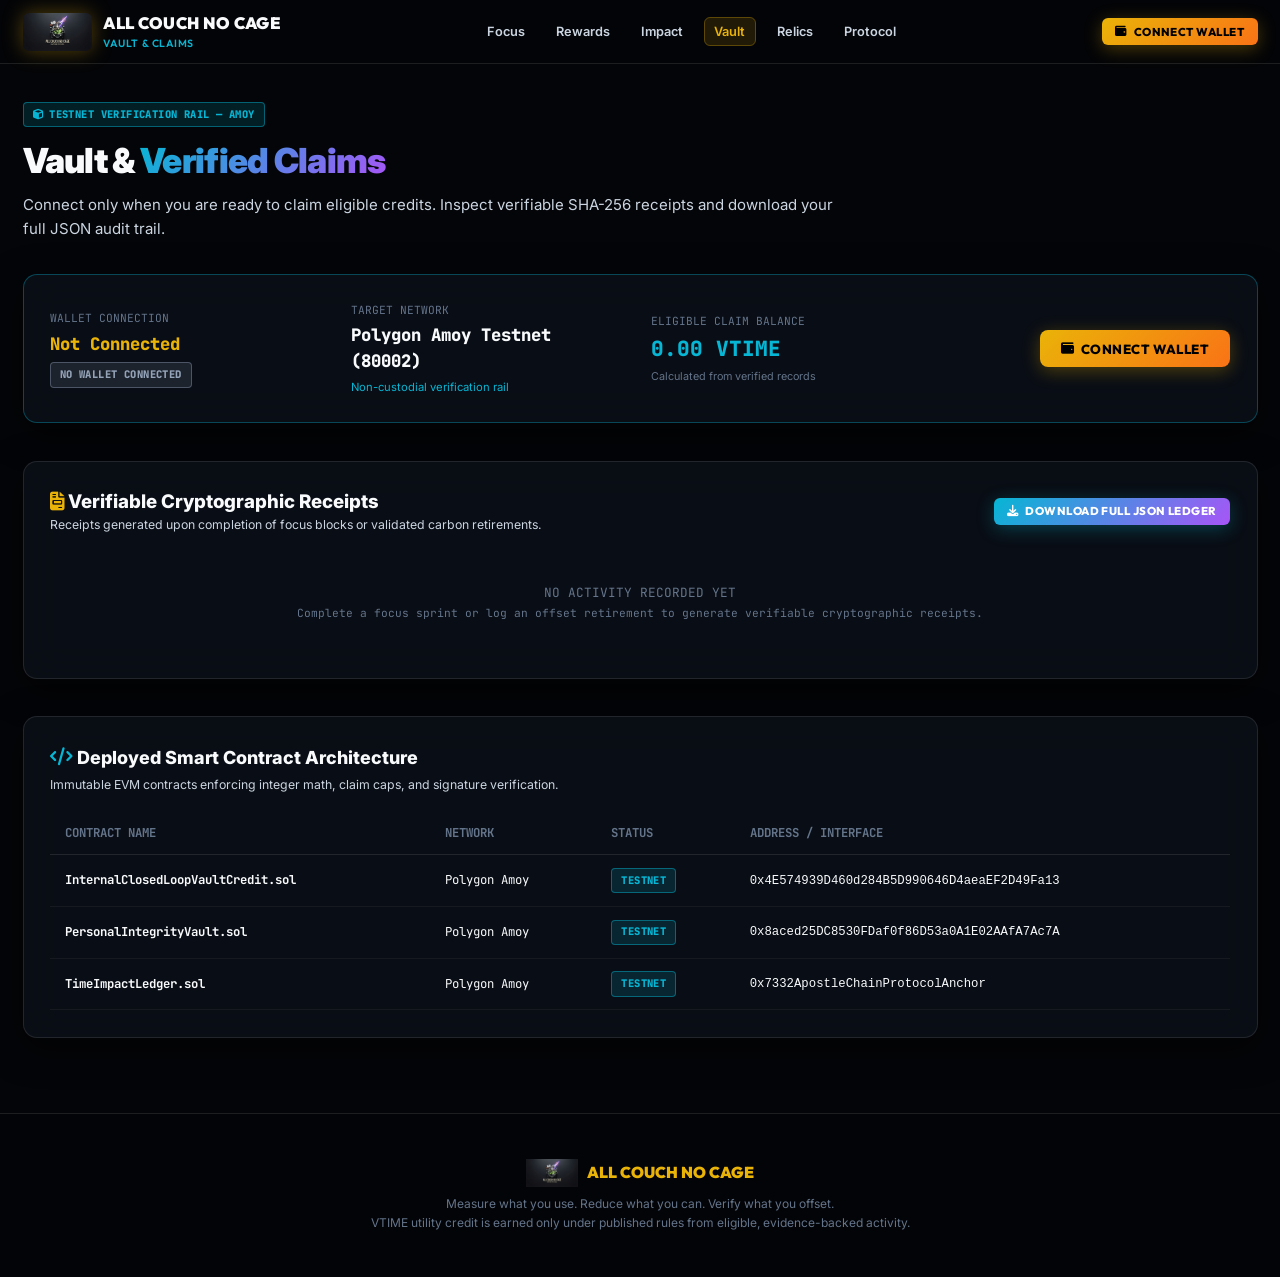
<file: vault.html>
<!DOCTYPE html>
<html lang="en">
<head>
  <meta charset="UTF-8" />
  <meta name="viewport" content="width=device-width, initial-scale=1.0" />
  <title>Vault & Verified Claims — ALL COUCH NO CAGE</title>
  <meta name="description" content="Manage Web3 wallet connection, download verifiable cryptographic audit receipts, and inspect testnet contracts." />
  
  <link rel="preconnect" href="https://fonts.googleapis.com" />
  <link rel="preconnect" href="https://fonts.gstatic.com" crossorigin />
  <link href="https://fonts.googleapis.com/css2?family=Outfit:wght@600;700;800;900&family=Inter:wght@400;500;600;700&family=JetBrains+Mono:wght@400;500;700&display=swap" rel="stylesheet" />
  <link rel="stylesheet" href="https://cdnjs.cloudflare.com/ajax/libs/font-awesome/6.4.0/css/all.min.css" />
  <link rel="stylesheet" href="style.css" />
</head>
<body data-page="vault">

  <div class="liquid-orb orb-gold"></div>
  <div class="liquid-orb orb-cyan"></div>

  <!-- Header Navigation -->
  <header class="navbar">
    <div class="nav-container">
      <a href="index.html" class="brand">
        <img src="images/official_logo.png" alt="All Couch No Cage Logo" class="brand-logo-img" />
        <div class="brand-text">
          <span>ALL COUCH NO CAGE</span>
          <span class="brand-sub">Vault & Claims</span>
        </div>
      </a>

      <ul class="nav-links">
        <li><a href="index.html">Focus</a></li>
        <li><a href="rewards.html">Rewards</a></li>
        <li><a href="impact.html">Impact</a></li>
        <li><a href="vault.html" class="active">Vault</a></li>
        <li><a href="relics.html">Relics</a></li>
        <li><a href="protocol.html">Protocol</a></li>
      </ul>

      <div class="nav-actions">
        <button class="btn btn-gold btn-sm" id="globalConnectWalletBtn">
          <i class="fa-solid fa-wallet"></i> Connect Wallet
        </button>
      </div>
    </div>
  </header>

  <main class="page-container">
    <div class="page-header">
      <div style="display: flex; justify-content: space-between; align-items: center; flex-wrap: wrap; gap: 1rem;">
        <div>
          <div class="truth-badge badge-testnet" style="margin-bottom: 0.5rem;"><i class="fa-solid fa-cube"></i> Testnet Verification Rail — AMOY</div>
          <h1 class="page-title">Vault & <span class="cyan-gradient">Verified Claims</span></h1>
          <p class="page-desc">
            Connect only when you are ready to claim eligible credits. Inspect verifiable SHA-256 receipts and download your full JSON audit trail.
          </p>
        </div>
      </div>
    </div>

    <!-- Web3 Wallet Connection Card (Honest Disconnected Default) -->
    <div class="glass-panel" style="margin-bottom: 2.5rem; border-color: rgba(6, 182, 212, 0.35);">
      <div style="display: grid; grid-template-columns: repeat(auto-fit, minmax(240px, 1fr)); gap: 1.5rem; align-items: center;">
        <div>
          <div style="font-size: 0.75rem; color: var(--text-dim); font-family: var(--font-mono); margin-bottom: 0.25rem;">WALLET CONNECTION</div>
          <div style="font-size: 1.15rem; font-weight: 800; font-family: var(--font-mono); color: var(--accent-gold);" id="vaultWalletAddress">Not Connected</div>
          <div style="margin-top: 0.35rem;" id="vaultConnectionStatus">
            <span class="truth-badge badge-pending">NO WALLET CONNECTED</span>
          </div>
        </div>

        <div>
          <div style="font-size: 0.75rem; color: var(--text-dim); font-family: var(--font-mono); margin-bottom: 0.25rem;">TARGET NETWORK</div>
          <div style="font-size: 1.15rem; font-weight: 800; font-family: var(--font-mono); color: var(--text-main);">Polygon Amoy Testnet (80002)</div>
          <div style="font-size: 0.75rem; color: var(--accent-cyan); margin-top: 0.35rem;">Non-custodial verification rail</div>
        </div>

        <div>
          <div style="font-size: 0.75rem; color: var(--text-dim); font-family: var(--font-mono); margin-bottom: 0.25rem;">ELIGIBLE CLAIM BALANCE</div>
          <div style="font-size: 1.4rem; font-weight: 900; font-family: var(--font-mono); color: var(--accent-cyan);" id="vaultClaimableAmount">0.00 VTIME</div>
          <div style="font-size: 0.72rem; color: var(--text-dim); margin-top: 0.25rem;">Calculated from verified records</div>
        </div>

        <div style="text-align: right;">
          <button class="btn btn-gold" id="vaultConnectBtn">
            <i class="fa-solid fa-wallet"></i> Connect Wallet
          </button>
          <button class="btn btn-glass" id="vaultDisconnectBtn" style="display: none;">
            <i class="fa-solid fa-link-slash"></i> Disconnect
          </button>
        </div>
      </div>
    </div>

    <!-- Verifiable Receipts & JSON Export -->
    <div class="glass-panel" style="margin-bottom: 2.5rem;">
      <div style="display: flex; justify-content: space-between; align-items: center; margin-bottom: 1.25rem; flex-wrap: wrap; gap: 1rem;">
        <div>
          <h3 style="font-size: 1.25rem; font-weight: 800;"><i class="fa-solid fa-file-invoice text-gold"></i> Verifiable Cryptographic Receipts</h3>
          <p style="font-size: 0.82rem; color: var(--text-muted);">Receipts generated upon completion of focus blocks or validated carbon retirements.</p>
        </div>
        <div>
          <button class="btn btn-cyan btn-sm" id="downloadLedgerJsonBtn">
            <i class="fa-solid fa-download"></i> Download Full JSON Ledger
          </button>
        </div>
      </div>

      <div id="vaultReceiptsList">
        <!-- Rendered via JS -->
      </div>
    </div>

    <!-- On-Chain Smart Contract Reference -->
    <div class="glass-panel">
      <h3 style="font-size: 1.2rem; font-weight: 800; margin-bottom: 0.35rem;"><i class="fa-solid fa-code text-cyan"></i> Deployed Smart Contract Architecture</h3>
      <p style="font-size: 0.82rem; color: var(--text-muted); margin-bottom: 1.25rem;">
        Immutable EVM contracts enforcing integer math, claim caps, and signature verification.
      </p>

      <div style="overflow-x: auto;">
        <table class="data-table">
          <thead>
            <tr>
              <th>Contract Name</th>
              <th>Network</th>
              <th>Status</th>
              <th>Address / Interface</th>
            </tr>
          </thead>
          <tbody>
            <tr>
              <td><strong>InternalClosedLoopVaultCredit.sol</strong></td>
              <td>Polygon Amoy</td>
              <td><span class="truth-badge badge-testnet">TESTNET</span></td>
              <td><code>0x4E574939D460d284B5D990646D4aeaEF2D49Fa13</code></td>
            </tr>
            <tr>
              <td><strong>PersonalIntegrityVault.sol</strong></td>
              <td>Polygon Amoy</td>
              <td><span class="truth-badge badge-testnet">TESTNET</span></td>
              <td><code>0x8aced25DC8530FDaf0f86D53a0A1E02AAfA7Ac7A</code></td>
            </tr>
            <tr>
              <td><strong>TimeImpactLedger.sol</strong></td>
              <td>Polygon Amoy</td>
              <td><span class="truth-badge badge-testnet">TESTNET</span></td>
              <td><code>0x7332ApostleChainProtocolAnchor</code></td>
            </tr>
          </tbody>
        </table>
      </div>
    </div>

  </main>

  <!-- Footer -->
  <footer class="footer">
    <div class="footer-brand">
      <img src="images/official_logo.png" alt="Logo" style="height: 28px;" />
      <span>ALL COUCH NO CAGE</span>
    </div>
    <p class="footer-copy">
      Measure what you use. Reduce what you can. Verify what you offset.<br />
      VTIME utility credit is earned only under published rules from eligible, evidence-backed activity.
    </p>
  </footer>

  <script src="self_healing_client.js"></script>
  <script src="app.js"></script>
</body>
</html>
</file>
<file: style.css>
/* ==========================================================================
   ALL COUCH NO CAGE — TRUTH-ALIGNED PRODUCT SHELL & MEASUREMENT ENGINE (V4.0)
   Palette: Cosmic Dark (#040508), Deep Obsidian (#0B0F17), Melted Gold (#EAB308),
            Liquid Cyan (#06B6D4), Flame Orange (#F97316), Emerald Lime (#84CC16)
   ========================================================================== */

:root {
  --bg-dark: #040508;
  --bg-card: rgba(11, 15, 23, 0.88);
  --bg-card-hover: rgba(18, 24, 38, 0.95);
  --bg-input: rgba(0, 0, 0, 0.65);
  --border-glass: rgba(255, 255, 255, 0.1);
  --border-glow-gold: rgba(234, 179, 8, 0.4);
  --border-glow-cyan: rgba(6, 182, 212, 0.4);
  --border-glow-lime: rgba(132, 204, 22, 0.4);

  --text-main: #f8fafc;
  --text-muted: #cbd5e1;
  --text-dim: #64748b;

  --accent-gold: #eab308;
  --accent-cyan: #06b6d4;
  --accent-purple: #a855f7;
  --accent-flame: #f97316;
  --accent-lime: #84cc16;
  --accent-emerald: #10b981;

  --font-display: 'Outfit', -apple-system, sans-serif;
  --font-body: 'Inter', sans-serif;
  --font-mono: 'JetBrains Mono', monospace;

  --transition-glass: 0.22s cubic-bezier(0.4, 0, 0.2, 1);
}

* { box-sizing: border-box; margin: 0; padding: 0; }
html { scroll-behavior: smooth; background-color: var(--bg-dark); color: var(--text-main); font-family: var(--font-body); font-size: 15px; line-height: 1.5; }
body { overflow-x: hidden; min-height: 100vh; background-color: var(--bg-dark); position: relative; display: flex; flex-direction: column; }

/* Ambient Liquid Light Orbs */
.liquid-orb { position: fixed; border-radius: 50%; filter: blur(140px); pointer-events: none; z-index: -1; opacity: 0.2; }
.orb-gold { top: -10%; left: 15%; width: 50vw; height: 50vw; background: radial-gradient(circle, var(--accent-gold), transparent 70%); }
.orb-cyan { top: 35%; right: -10%; width: 45vw; height: 45vw; background: radial-gradient(circle, var(--accent-cyan), transparent 70%); }
.orb-purple { bottom: -10%; left: -10%; width: 55vw; height: 55vw; background: radial-gradient(circle, var(--accent-purple), transparent 70%); }

/* Glass Panel Component */
.glass-panel { background: var(--bg-card); border: 1px solid var(--border-glass); backdrop-filter: blur(20px); -webkit-backdrop-filter: blur(20px); border-radius: 14px; padding: 1.75rem; box-shadow: 0 10px 35px rgba(0, 0, 0, 0.5); transition: var(--transition-glass); }
.glass-panel:hover { border-color: rgba(255, 255, 255, 0.2); }

/* Typography Gradients */
.gold-gradient { background: linear-gradient(135deg, var(--accent-gold), var(--accent-flame)); -webkit-background-clip: text; -webkit-text-fill-color: transparent; }
.cyan-gradient { background: linear-gradient(135deg, var(--accent-cyan), var(--accent-purple)); -webkit-background-clip: text; -webkit-text-fill-color: transparent; }
.lime-gradient { background: linear-gradient(135deg, var(--accent-lime), var(--accent-emerald)); -webkit-background-clip: text; -webkit-text-fill-color: transparent; }

/* Color utilities */
.text-gold { color: var(--accent-gold) !important; }
.text-cyan { color: var(--accent-cyan) !important; }
.text-lime { color: var(--accent-lime) !important; }
.text-flame { color: var(--accent-flame) !important; }
.text-purple { color: var(--accent-purple) !important; }
.text-dim { color: var(--text-dim) !important; }
.text-muted { color: var(--text-muted) !important; }

/* Truth & Status Badges */
.truth-badge, .status-badge {
  display: inline-flex;
  align-items: center;
  gap: 0.35rem;
  padding: 0.25rem 0.6rem;
  font-family: var(--font-mono);
  font-size: 0.7rem;
  font-weight: 800;
  border-radius: 4px;
  text-transform: uppercase;
  letter-spacing: 0.04em;
  white-space: nowrap;
}

.status-user-entered { background: rgba(245, 158, 11, 0.15); color: #f59e0b; border: 1px solid rgba(245, 158, 11, 0.45); }
.status-receipt-backed { background: rgba(59, 130, 246, 0.15); color: #60a5fa; border: 1px solid rgba(59, 130, 246, 0.45); }
.status-metered { background: rgba(16, 185, 129, 0.15); color: #34d399; border: 1px solid rgba(16, 185, 129, 0.45); }
.status-attested { background: rgba(168, 85, 247, 0.15); color: #c084fc; border: 1px solid rgba(168, 85, 247, 0.45); }
.status-registry-verified { background: rgba(132, 204, 22, 0.18); color: #a3e635; border: 1px solid rgba(132, 204, 22, 0.55); box-shadow: 0 0 10px rgba(132, 204, 22, 0.2); }
.status-estimated { background: rgba(148, 163, 184, 0.15); color: #cbd5e1; border: 1px solid rgba(148, 163, 184, 0.4); }
.status-unverified { background: rgba(239, 68, 68, 0.15); color: #f87171; border: 1px solid rgba(239, 68, 68, 0.4); }

.badge-live { background: rgba(132, 204, 22, 0.15); color: var(--accent-lime); border: 1px solid rgba(132, 204, 22, 0.45); }
.badge-local { background: rgba(234, 179, 8, 0.15); color: var(--accent-gold); border: 1px solid rgba(234, 179, 8, 0.45); }
.badge-testnet { background: rgba(6, 182, 212, 0.15); color: var(--accent-cyan); border: 1px solid rgba(6, 182, 212, 0.45); }
.badge-demo { background: rgba(168, 85, 247, 0.15); color: var(--accent-purple); border: 1px solid rgba(168, 85, 247, 0.45); }
.badge-pending { background: rgba(148, 163, 184, 0.15); color: #94a3b8; border: 1px solid rgba(148, 163, 184, 0.4); }

/* Header & Navigation Bar */
.navbar { position: sticky; top: 0; z-index: 100; background: rgba(4, 5, 8, 0.92); backdrop-filter: blur(20px); -webkit-backdrop-filter: blur(20px); border-bottom: 1px solid var(--border-glass); }
.nav-container { max-width: 1360px; margin: 0 auto; padding: 0.75rem 1.5rem; display: flex; align-items: center; justify-content: space-between; gap: 1.5rem; }
.brand { display: flex; align-items: center; gap: 0.75rem; text-decoration: none; color: var(--text-main); }
.brand-logo-img { height: 38px; width: auto; filter: drop-shadow(0 0 10px rgba(234, 179, 8, 0.35)); border-radius: 6px; }
.brand-text { font-family: var(--font-display); font-weight: 900; font-size: 1.1rem; letter-spacing: 0.02em; }
.brand-sub { font-size: 0.7rem; color: var(--accent-cyan); display: block; font-weight: 600; text-transform: uppercase; letter-spacing: 0.05em; }

.nav-links { display: flex; gap: 0.75rem; list-style: none; align-items: center; flex-wrap: wrap; }
.nav-links a { color: var(--text-muted); text-decoration: none; font-size: 0.85rem; font-weight: 600; padding: 0.4rem 0.65rem; border-radius: 6px; transition: var(--transition-glass); }
.nav-links a:hover { color: var(--accent-gold); background: rgba(255, 255, 255, 0.04); }
.nav-links a.active { color: var(--accent-gold); background: rgba(234, 179, 8, 0.12); border: 1px solid rgba(234, 179, 8, 0.3); }

.nav-actions { display: flex; align-items: center; gap: 0.75rem; }

/* Buttons */
.btn { border: none; cursor: pointer; font-family: var(--font-display); font-weight: 800; border-radius: 8px; transition: var(--transition-glass); display: inline-flex; align-items: center; justify-content: center; gap: 0.45rem; text-transform: uppercase; letter-spacing: 0.04em; outline: none; text-decoration: none; }
.btn-gold { background: linear-gradient(135deg, var(--accent-gold), var(--accent-flame)); color: #000; padding: 0.7rem 1.4rem; font-size: 0.88rem; box-shadow: 0 4px 18px rgba(234, 179, 8, 0.3); }
.btn-gold:hover { transform: translateY(-2px); box-shadow: 0 6px 22px rgba(234, 179, 8, 0.5); }
.btn-cyan { background: linear-gradient(135deg, var(--accent-cyan), var(--accent-purple)); color: #fff; padding: 0.7rem 1.4rem; font-size: 0.88rem; box-shadow: 0 4px 18px rgba(6, 182, 212, 0.3); }
.btn-cyan:hover { transform: translateY(-2px); box-shadow: 0 6px 22px rgba(6, 182, 212, 0.5); }
.btn-lime { background: linear-gradient(135deg, var(--accent-lime), var(--accent-emerald)); color: #000; padding: 0.7rem 1.4rem; font-size: 0.88rem; box-shadow: 0 4px 18px rgba(132, 204, 22, 0.3); }
.btn-lime:hover { transform: translateY(-2px); box-shadow: 0 6px 22px rgba(132, 204, 22, 0.5); }
.btn-glass { background: rgba(255, 255, 255, 0.06); border: 1px solid var(--border-glass); color: var(--text-main); padding: 0.7rem 1.4rem; font-size: 0.88rem; backdrop-filter: blur(12px); }
.btn-glass:hover { background: rgba(255, 255, 255, 0.12); border-color: var(--accent-gold); }
.btn-sm { padding: 0.45rem 0.9rem; font-size: 0.76rem; border-radius: 6px; }
.btn-lg { padding: 0.95rem 2rem; font-size: 1rem; }

/* Page Layout */
.page-container { max-width: 1320px; margin: 0 auto; padding: 2.5rem 1.5rem 5rem; flex: 1; width: 100%; }
.page-header { margin-bottom: 2.25rem; }
.page-title { font-size: 2.3rem; font-weight: 900; letter-spacing: -0.02em; margin-bottom: 0.4rem; }
.page-desc { color: var(--text-muted); font-size: 1rem; max-width: 820px; line-height: 1.6; }

/* Focus Page Components */
.focus-grid { display: grid; grid-template-columns: 1.15fr 0.85fr; gap: 2.25rem; align-items: start; }
@media (max-width: 950px) { .focus-grid { grid-template-columns: 1fr; } }

.focus-card {
  background: var(--bg-card);
  border: 1px solid var(--border-glow-gold);
  border-radius: 16px;
  padding: 2rem;
  box-shadow: 0 15px 40px rgba(0, 0, 0, 0.6);
}

.preset-chips-row { display: flex; gap: 0.6rem; align-items: center; flex-wrap: wrap; margin-bottom: 1.25rem; }
.preset-chip {
  background: rgba(255, 255, 255, 0.05);
  border: 1px solid var(--border-glass);
  color: var(--text-muted);
  font-family: var(--font-mono);
  font-size: 0.82rem;
  font-weight: 700;
  padding: 0.5rem 1rem;
  border-radius: 20px;
  cursor: pointer;
  transition: var(--transition-glass);
}
.preset-chip:hover { border-color: var(--accent-gold); color: var(--text-main); }
.preset-chip.active { background: rgba(234, 179, 8, 0.18); border-color: var(--accent-gold); color: var(--accent-gold); box-shadow: 0 0 12px rgba(234, 179, 8, 0.3); }

.custom-minutes-input { width: 90px; background: rgba(0, 0, 0, 0.7); border: 1px solid var(--accent-gold); color: var(--accent-gold); padding: 0.35rem 0.6rem; border-radius: 6px; font-family: var(--font-mono); font-size: 0.85rem; outline: none; display: none; }

.intention-input { width: 100%; background: rgba(0, 0, 0, 0.7); border: 1px solid var(--border-glass); color: var(--text-main); padding: 0.75rem 1rem; border-radius: 8px; font-family: var(--font-body); font-size: 0.9rem; outline: none; transition: var(--transition-glass); margin-bottom: 1.25rem; }
.intention-input:focus { border-color: var(--accent-cyan); }

.reward-estimate-pill { display: flex; align-items: center; justify-content: space-between; background: rgba(234, 179, 8, 0.08); border: 1px solid rgba(234, 179, 8, 0.25); padding: 0.6rem 1rem; border-radius: 8px; font-family: var(--font-mono); font-size: 0.8rem; color: var(--accent-gold); margin-bottom: 1.25rem; }

.active-countdown-banner { display: none; background: rgba(6, 182, 212, 0.1); border: 1px solid var(--border-glow-cyan); border-radius: 10px; padding: 1rem 1.25rem; margin-bottom: 1.25rem; align-items: center; justify-content: space-between; }
.countdown-digits { font-family: var(--font-mono); font-size: 1.85rem; font-weight: 900; color: var(--accent-cyan); letter-spacing: 0.04em; }

/* Rewards Stats Grid */
.stats-grid { display: grid; grid-template-columns: repeat(auto-fit, minmax(220px, 1fr)); gap: 1.25rem; margin-bottom: 2.25rem; }
.stat-card { background: var(--bg-card); border: 1px solid var(--border-glass); border-radius: 12px; padding: 1.25rem; }
.stat-label { font-size: 0.75rem; color: var(--text-dim); font-family: var(--font-mono); text-transform: uppercase; margin-bottom: 0.35rem; }
.stat-value { font-size: 1.6rem; font-weight: 900; font-family: var(--font-mono); }

/* Utility Catalog Grid */
.utility-grid { display: grid; grid-template-columns: repeat(auto-fit, minmax(280px, 1fr)); gap: 1.5rem; }
.utility-card { background: var(--bg-card); border: 1px solid var(--border-glass); border-radius: 12px; padding: 1.5rem; display: flex; flex-direction: column; justify-content: space-between; transition: var(--transition-glass); }
.utility-card:hover { border-color: var(--accent-cyan); transform: translateY(-3px); }

/* Tables */
.data-table { width: 100%; border-collapse: collapse; font-family: var(--font-mono); font-size: 0.82rem; }
.data-table th { text-align: left; padding: 0.75rem 1rem; color: var(--text-dim); border-bottom: 1px solid var(--border-glass); text-transform: uppercase; }
.data-table td { padding: 0.85rem 1rem; border-bottom: 1px solid rgba(255, 255, 255, 0.05); color: var(--text-main); }
.data-table tr:hover td { background: rgba(255, 255, 255, 0.02); }

/* Evidence Hash Pill */
.evidence-hash-pill {
  display: inline-flex;
  align-items: center;
  gap: 0.5rem;
  background: rgba(0, 0, 0, 0.75);
  border: 1px solid var(--border-glass);
  padding: 0.4rem 0.8rem;
  border-radius: 6px;
  font-family: var(--font-mono);
  font-size: 0.72rem;
  color: var(--accent-cyan);
  word-break: break-all;
}

/* Tabbed Protocol Documentation */
.tabs-nav { display: flex; gap: 0.5rem; border-bottom: 1px solid var(--border-glass); margin-bottom: 2rem; overflow-x: auto; padding-bottom: 0.25rem; }
.tab-btn { background: transparent; border: none; color: var(--text-muted); font-family: var(--font-mono); font-size: 0.85rem; font-weight: 700; padding: 0.65rem 1.2rem; border-radius: 6px; cursor: pointer; transition: var(--transition-glass); white-space: nowrap; }
.tab-btn:hover { color: var(--text-main); background: rgba(255, 255, 255, 0.05); }
.tab-btn.active { color: var(--accent-gold); background: rgba(234, 179, 8, 0.15); border: 1px solid rgba(234, 179, 8, 0.4); }

.tab-pane { display: none; }
.tab-pane.active { display: block; animation: fadeIn 0.2s ease-in-out; }
@keyframes fadeIn { from { opacity: 0; transform: translateY(4px); } to { opacity: 1; transform: translateY(0); } }

/* Shared Relics Gallery */
.shared-images-grid { display: grid; grid-template-columns: repeat(auto-fill, minmax(240px, 1fr)); gap: 1.5rem; }
.shared-asset-card { position: relative; border-radius: 12px; overflow: hidden; border: 1px solid var(--border-glass); background: #000; cursor: pointer; transition: var(--transition-glass); }
.shared-asset-card:hover { transform: translateY(-5px); border-color: var(--accent-gold); box-shadow: 0 10px 30px rgba(234, 179, 8, 0.25); }
.shared-asset-img { width: 100%; height: 210px; object-fit: cover; display: block; }
.liquid-watermark { position: absolute; bottom: 8px; left: 8px; right: 8px; background: rgba(6, 7, 10, 0.9); backdrop-filter: blur(8px); border: 1px solid var(--border-glass); padding: 0.35rem 0.65rem; border-radius: 6px; font-family: var(--font-mono); font-size: 0.68rem; color: var(--accent-cyan); display: flex; justify-content: space-between; align-items: center; }

/* Modals */
.modal-overlay { position: fixed; top: 0; left: 0; width: 100vw; height: 100vh; background: rgba(0, 0, 0, 0.88); backdrop-filter: blur(16px); z-index: 1000; display: flex; align-items: center; justify-content: center; opacity: 0; pointer-events: none; transition: var(--transition-glass); }
.modal-overlay.active { opacity: 1; pointer-events: auto; }
.lightbox-card { background: rgba(14, 17, 24, 0.96); border: 1px solid var(--accent-gold); max-width: 720px; width: 92%; border-radius: 16px; padding: 2rem; box-shadow: 0 20px 60px rgba(0,0,0,0.85); max-height: 90vh; overflow-y: auto; }

/* Footer */
.footer { border-top: 1px solid var(--border-glass); padding: 3rem 1.5rem; text-align: center; background: rgba(4, 5, 8, 0.98); }
.footer-brand { display: flex; align-items: center; justify-content: center; gap: 0.6rem; font-weight: 900; font-size: 1.05rem; margin-bottom: 0.5rem; color: var(--accent-gold); font-family: var(--font-display); }
.footer-copy { font-size: 0.8rem; color: var(--text-dim); line-height: 1.6; }

@media (prefers-reduced-motion: reduce) {
  *, ::before, ::after {
    animation-delay: -1ms !important;
    animation-duration: 1ms !important;
    animation-iteration-count: 1 !important;
    scroll-behavior: auto !important;
    transition-duration: 0s !important;
  }
}
</file>
